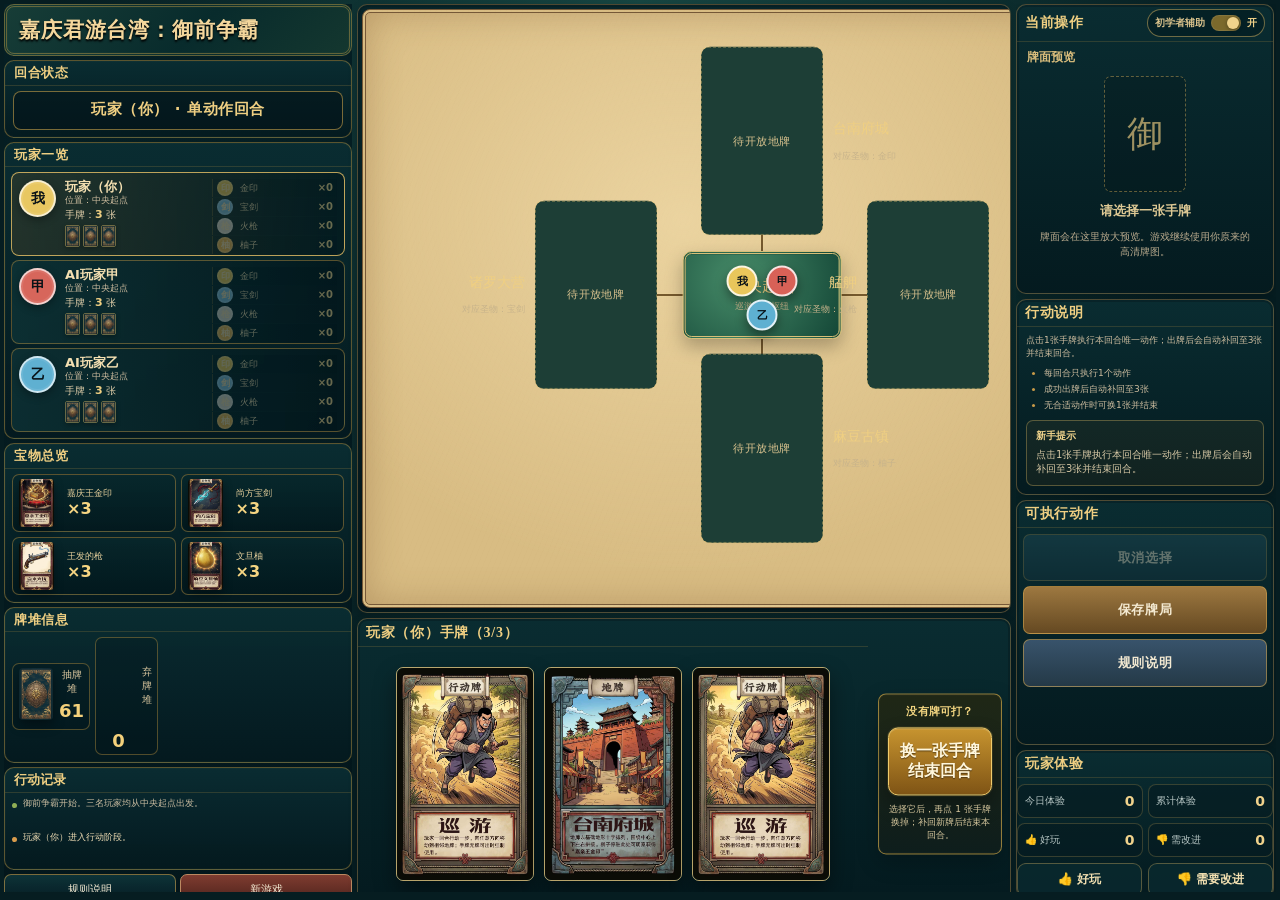
<file: index.html>
<!doctype html>
<html lang="zh-CN">
<head>
  <meta charset="utf-8">
  <meta name="viewport" content="width=device-width, initial-scale=1, viewport-fit=cover">
  <meta name="theme-color" content="#06171c">
  <title>嘉庆君游台湾：御前争霸</title>
  <link rel="stylesheet" href="styles.css?v=12">
  <link rel="stylesheet" href="v13-reset.css?v=13">
  <link rel="stylesheet" href="v13-layout.css?v=13">
  <link rel="stylesheet" href="v13-board.css?v=13">
  <link rel="stylesheet" href="v13-controls.css?v=13">
  <link rel="stylesheet" href="v13-responsive.css?v=13">
  <link rel="stylesheet" href="v13-treasure-status.css?v=14">
  <link rel="stylesheet" href="v15-board-compact.css?v=15">
  <link rel="stylesheet" href="v16-reference-layout.css?v=16">
  <link rel="stylesheet" href="v17-tight-layout.css?v=17">
  <link rel="stylesheet" href="v18-left-reference.css?v=18">
  <link rel="stylesheet" href="v19-left-fit.css?v=19">
  <link rel="stylesheet" href="v20-left-icons.css?v=21">
  <link rel="stylesheet" href="v22-draw-ritual.css?v=22">
  <link rel="stylesheet" href="v23-visual-effects.css?v=23">
  <link rel="stylesheet" href="v25-mobile-responsive.css?v=29">
  <link rel="stylesheet" href="v28-mobile-cross-board.css?v=29">
  <link rel="stylesheet" href="v30-beginner-assist.css?v=30">
  <link rel="stylesheet" href="v31-analytics-feedback.css?v=31">
  <link rel="stylesheet" href="v32-feedback-placement.css?v=32">
  <link rel="stylesheet" href="v33-hand-swap.css?v=33">
  <link rel="stylesheet" href="v34-skill-cinematic.css?v=20260917">
  <link rel="stylesheet" href="mobile-portrait.css?v=2">
  <link rel="stylesheet" href="mobile-prompts.css?v=20260917c">
</head>
<body>
  <div id="app" class="game-shell">
    <aside class="left-dashboard" aria-label="牌局信息">
      <div class="brand-block">
        <h1>嘉庆君游台湾：御前争霸</h1>
        <p>御前圣物争夺 · 单机三人局</p>
      </div>

      <section class="dashboard-panel round-panel">
        <div class="panel-heading">回合状态</div>
        <div id="turn-banner" class="turn-banner" aria-live="polite">准备开局</div>
      </section>

      <section class="dashboard-panel players-overview-panel">
        <div class="panel-heading">玩家一览</div>
        <div id="player-overview" class="player-overview"></div>
      </section>

      <section class="dashboard-panel treasure-overview-panel">
        <div class="panel-heading">宝物总览</div>
        <div id="treasure-overview" class="treasure-overview"></div>
      </section>

      <section class="dashboard-panel pile-info-panel">
        <div class="panel-heading">牌堆信息</div>
        <div class="pile-rail" aria-label="牌堆状态">
          <div id="draw-pile" class="pile-card"></div>
          <div id="discard-pile" class="pile-card"></div>
        </div>
      </section>

      <section id="game-log" class="game-log dashboard-panel" aria-label="行动记录"></section>

      <div class="left-actions">
        <button id="btn-rules" class="ghost-button" type="button">规则说明</button>
        <button id="btn-new-game" class="ghost-button" type="button">新游戏</button>
      </div>
    </aside>

    <main class="main-dashboard">
      <!-- Hidden interaction sources retained so target-selection logic stays intact. -->
      <section class="top-dashboard-row" aria-hidden="true">
        <section class="dashboard-panel inventory-panel">
          <div class="panel-heading">宝物库存</div>
          <div id="treasure-bar" class="treasure-bar" aria-label="中央圣物库"></div>
        </section>
        <section class="ai-status-strip" aria-label="AI玩家状态">
          <aside id="ai-left" class="player-panel player-panel--left" aria-label="AI玩家甲"></aside>
          <aside id="ai-right" class="player-panel player-panel--right" aria-label="AI玩家乙"></aside>
        </section>
      </section>

      <section class="board-stage dashboard-panel" aria-label="中央棋盘">
        <div id="board-wrap" class="board-wrap">
          <div id="board-overlay" class="board-overlay"></div>
        </div>
      </section>

      <section class="hand-dashboard dashboard-panel" aria-label="玩家手牌区">
        <div id="hand-title" class="panel-heading hand-heading">玩家（你）手牌</div>
        <section id="human-panel" class="human-panel" aria-label="玩家操作区"></section>
        <div class="hand-side-note" aria-label="换牌快捷操作">
          <span class="hand-side-note__mark">御</span>
          <p>手牌上限：3 张<br>出牌后自动补至 3 张</p>
        </div>
      </section>
    </main>

    <aside class="right-dashboard" aria-label="当前操作">
      <section class="dashboard-panel operation-panel">
        <div class="panel-heading">当前操作</div>
        <div class="panel-subheading">牌面预览</div>
        <div id="selected-card-preview" class="selected-card-preview"></div>
      </section>

      <section class="dashboard-panel guide-panel">
        <div class="panel-heading">行动说明</div>
        <div id="action-guide" class="action-guide"></div>
      </section>

      <section class="dashboard-panel controls-panel">
        <div class="panel-heading">可执行动作</div>
        <div id="action-controls" class="action-controls"></div>
      </section>
    </aside>
  </div>

  <div id="toast" class="toast" role="status" aria-live="polite"></div>
  <div id="modal-root" class="modal-root" aria-live="assertive"></div>

  <script src="src/namespace.js?v=13"></script>
  <script src="src/v30-beginner-assist-logic.js?v=30"></script>
  <script src="src/v31-analytics-logic.js?v=31"></script>
  <script src="src/v32-feedback-layout.js?v=32"></script>
  <script src="src/v33-hand-swap-layout.js?v=33"></script>
  <script src="src/v34-skill-cinematic-logic.js?v=34"></script>
  <script src="src/v25-mobile-layout.js?v=29"></script>
  <script src="src/catalog.js?v=13"></script>
  <script src="src/draw-ritual.js?v=22"></script>
  <script src="src/v23-visual-effects-logic.js?v=24"></script>
  <script src="src/state.js?v=20260917"></script>
  <script src="src/rules.js?v=20260917"></script>
  <script src="src/ai.js?v=13"></script>
  <script src="src/storage.js?v=20260917"></script>
  <script src="src/ui.js?v=20260917"></script>
  <script src="src/v13-ui.js?v=20260917"></script>
  <script src="src/v15-board-ui.js?v=17"></script>
  <script src="src/v18-left-ui.js?v=20260917"></script>
  <script src="src/v22-draw-ritual-ui.js?v=22"></script>
  <script src="src/v23-visual-effects.js?v=23"></script>
  <script src="src/v25-mobile-ui.js?v=29"></script>
  <script src="src/v30-beginner-assist-ui.js?v=30"></script>
  <script src="src/v31-analytics-client.js?v=31"></script>
  <script src="src/v31-analytics-ui.js?v=32"></script>
  <script src="src/v31-analytics-hooks.js?v=31"></script>
  <script src="src/v34-skill-cinematic-ui.js?v=20260917c"></script>
  <script src="src/mobile-prompts.js?v=20260917c"></script>
  <script src="src/main.js?v=20260917c"></script>
</body>
</html>
</file>
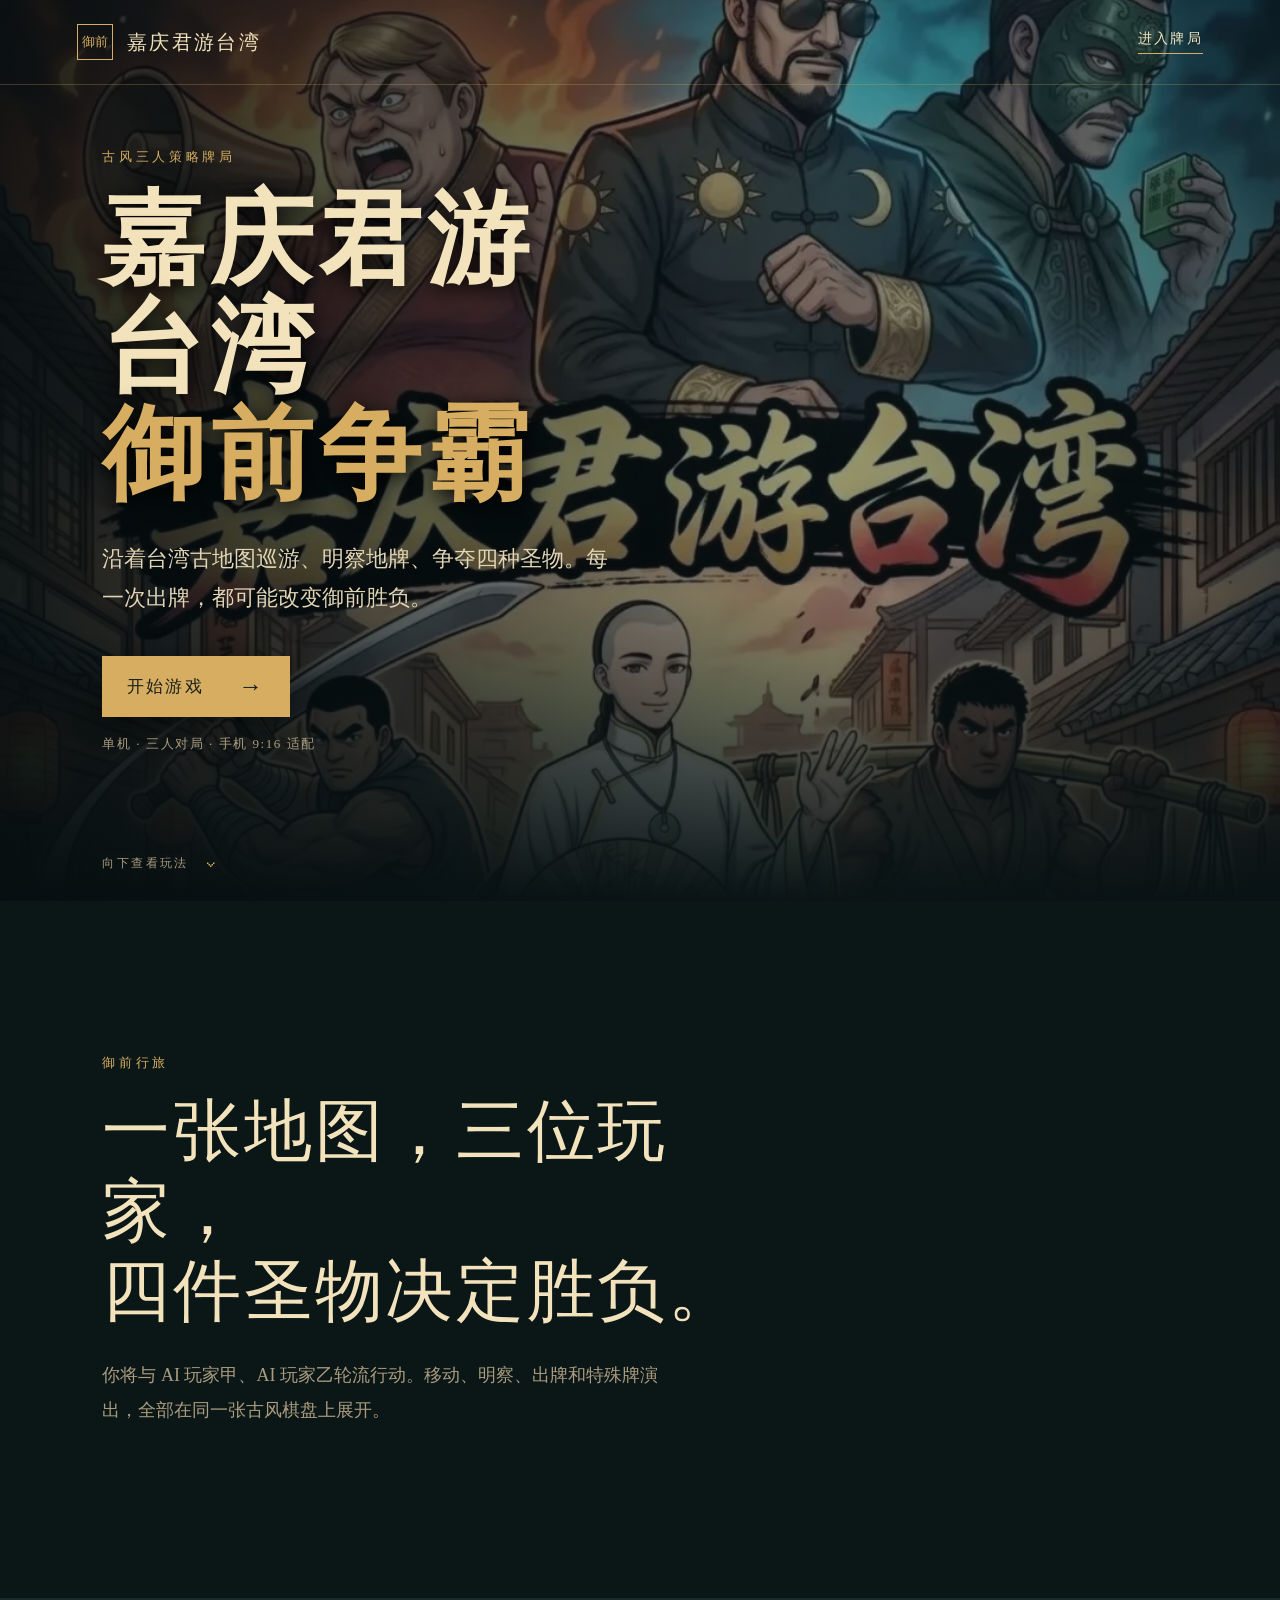
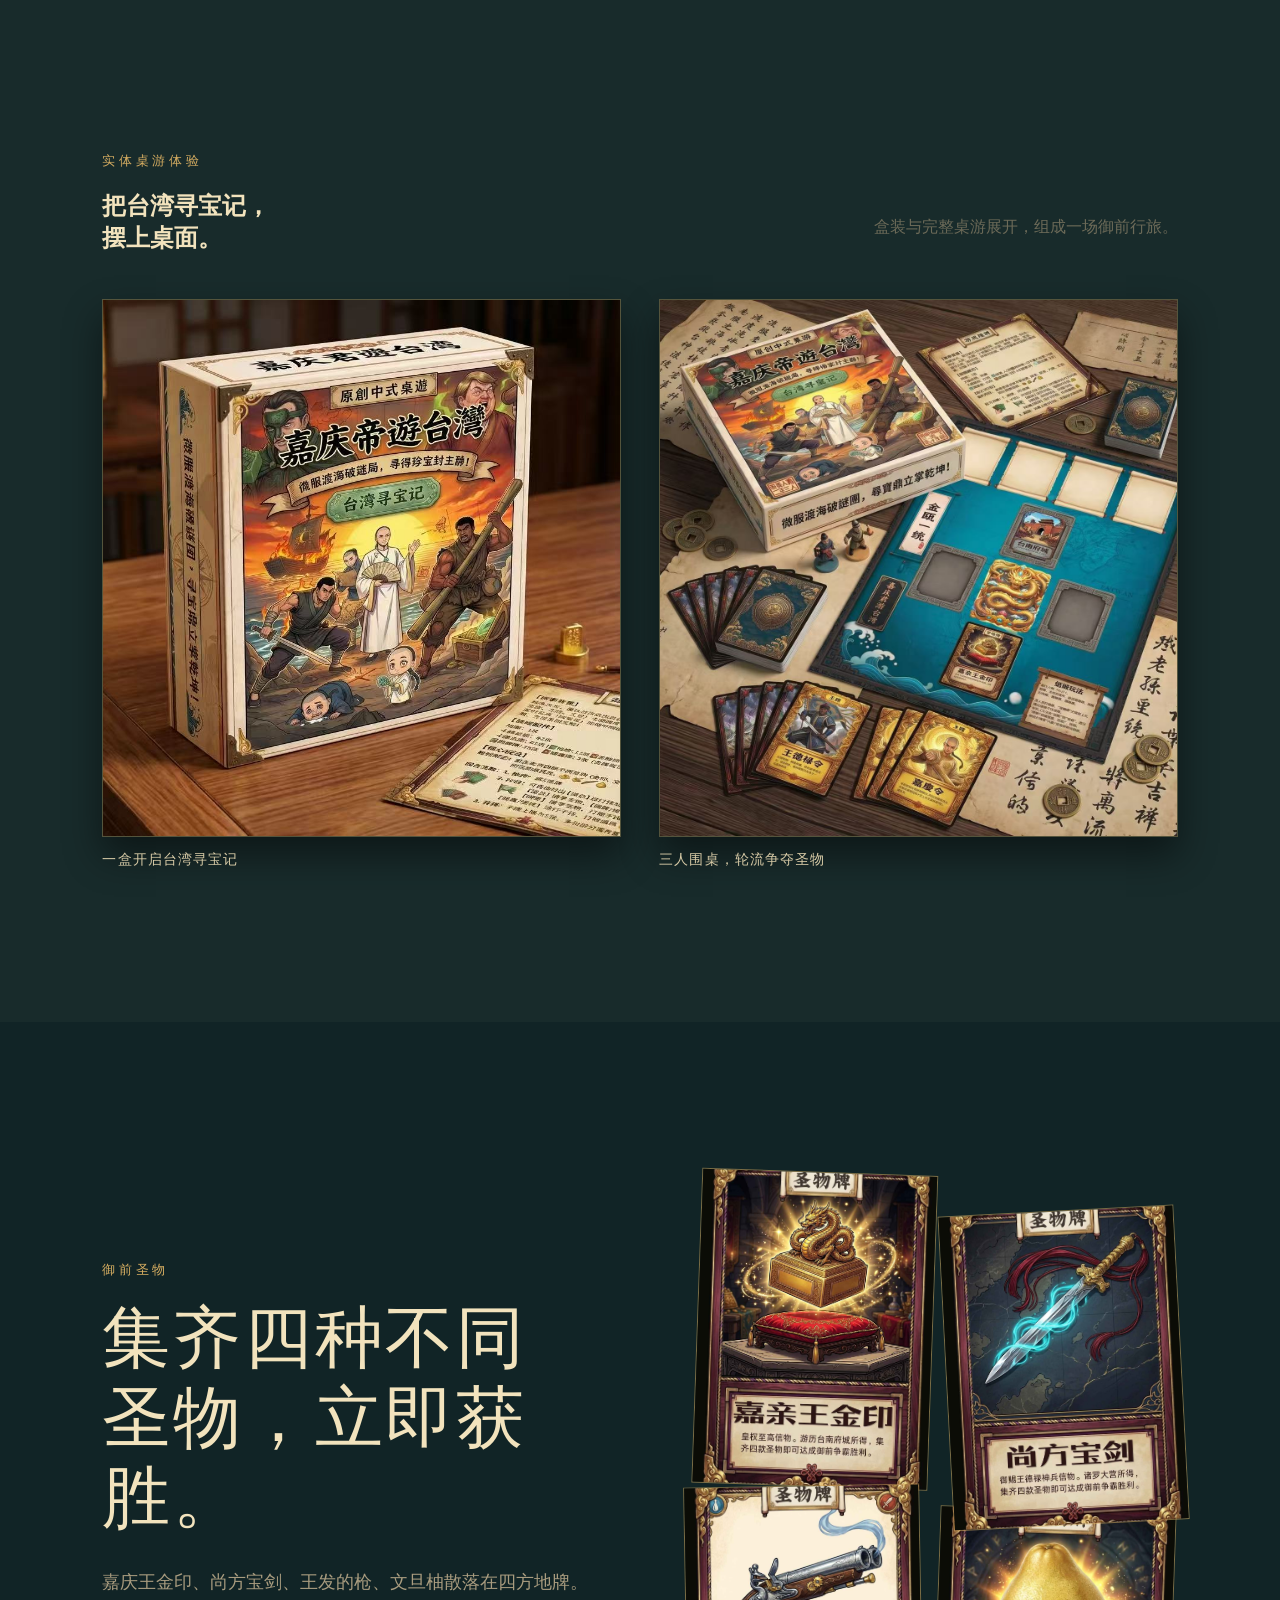
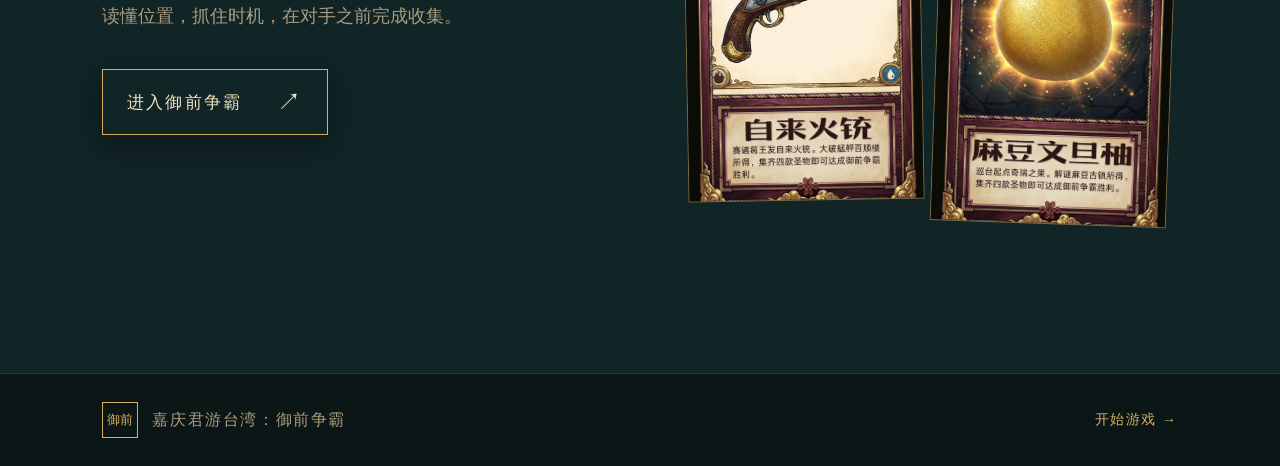
<file: 嘉庆君游台湾宣传页/index.html>
<!doctype html>
<html lang="zh-CN">
<head>
  <meta charset="utf-8">
  <meta name="viewport" content="width=device-width, initial-scale=1, viewport-fit=cover">
  <meta name="theme-color" content="#0b1617">
  <meta name="description" content="嘉庆君游台湾：御前争霸，古风三人策略牌局。">
  <title>嘉庆君游台湾：御前争霸</title>
  <link rel="stylesheet" href="promo.css?v=1">
</head>
<body>
  <main>
    <section class="hero">
      <div class="hero-art" aria-hidden="true"></div>
      <nav><span class="seal">御前</span><span>嘉庆君游台湾</span><a href="../index.html">进入牌局</a></nav>
      <div class="hero-copy">
        <p class="kicker">古风三人策略牌局</p>
        <h1>嘉庆君游台湾<br><em>御前争霸</em></h1>
        <p class="lead">沿着台湾古地图巡游、明察地牌、争夺四种圣物。每一次出牌，都可能改变御前胜负。</p>
        <a class="primary" href="../index.html">开始游戏 <span>→</span></a>
        <p class="micro">单机 · 三人对局 · 手机 9:16 适配</p>
      </div>
      <div class="scroll">向下查看玩法 <span>⌄</span></div>
    </section>

    <section class="manifesto"><p class="section-kicker">御前行旅</p><h2>一张地图，三位玩家，<br>四件圣物决定胜负。</h2><p>你将与 AI 玩家甲、AI 玩家乙轮流行动。移动、明察、出牌和特殊牌演出，全部在同一张古风棋盘上展开。</p></section>

    <section class="physical"><div class="section-head"><div><p class="section-kicker">实体桌游体验</p><h2>把台湾寻宝记，<br>摆上桌面。</h2></div><p>盒装与完整桌游展开，组成一场御前行旅。</p></div><div class="physical-gallery"><figure class="physical-main"><img src="assets/physical-box.jpg" alt="嘉庆君游台湾实体游戏盒"><figcaption>一盒开启台湾寻宝记</figcaption></figure><figure><img src="assets/physical-play.jpg" alt="嘉庆君游台湾实体桌游展开"><figcaption>三人围桌，轮流争夺圣物</figcaption></figure></div></section>

    <section class="feature"><div class="feature-copy"><p class="section-kicker">御前圣物</p><h2>集齐四种不同圣物，立即获胜。</h2><p>嘉庆王金印、尚方宝剑、王发的枪、文旦柚散落在四方地牌。读懂位置，抓住时机，在对手之前完成收集。</p><a class="secondary" href="../index.html">进入御前争霸 <span>↗</span></a></div><div class="treasures"><img src="assets/cards/07-gold-seal.jpg" alt="嘉庆王金印"><img src="assets/cards/08-sword.jpg" alt="尚方宝剑"><img src="assets/cards/09-gun.jpg" alt="王发的枪"><img src="assets/cards/10-pomelo.jpg" alt="文旦柚"></div></section>

    <footer><span class="seal">御前</span><span>嘉庆君游台湾：御前争霸</span><a href="../index.html">开始游戏 →</a></footer>
  </main>
</body>
</html>
</file>
<file: styles.css>
:root {
  color-scheme: dark;
  --bg: #06171f;
  --bg-deep: #031017;
  --surface: rgba(8, 31, 40, 0.94);
  --surface-2: rgba(11, 45, 56, 0.9);
  --ink: #f5ead0;
  --muted: #b9ab8a;
  --gold: #d6ae56;
  --gold-bright: #f1d187;
  --gold-dim: #84652c;
  --red: #9d3d34;
  --blue: #3489b1;
  --human: #e3bf57;
  --line: rgba(224, 190, 114, 0.3);
  --shadow: 0 18px 48px rgba(0, 0, 0, 0.42);
  --radius: 14px;
  font-family: "PingFang SC", "Microsoft YaHei", system-ui, sans-serif;
}

* { box-sizing: border-box; }
html, body { margin: 0; min-height: 100%; background: var(--bg-deep); color: var(--ink); }
body {
  min-height: 100vh;
  background:
    radial-gradient(circle at 50% 20%, rgba(30, 108, 118, 0.18), transparent 42%),
    linear-gradient(180deg, #071d27 0%, #031017 100%);
  overflow: auto;
}
button { font: inherit; }
button:focus-visible { outline: 2px solid var(--gold-bright); outline-offset: 3px; }

.game-shell {
  min-height: 980px;
  display: grid;
  grid-template-columns: 170px minmax(900px, 1fr) 170px;
  grid-template-rows: 72px 676px 190px;
  grid-template-areas:
    "header header header"
    "left table right"
    "human human human";
  gap: 10px;
  padding: 10px;
  max-width: 1560px;
  min-width: 1280px;
  margin: 0 auto;
}

.game-header {
  grid-area: header;
  display: grid;
  grid-template-columns: minmax(280px, 1fr) auto minmax(280px, 1fr);
  align-items: center;
  gap: 16px;
  padding: 0 18px;
  border: 1px solid var(--line);
  border-radius: var(--radius);
  background: linear-gradient(180deg, rgba(11, 45, 56, 0.95), rgba(6, 26, 35, 0.96));
  box-shadow: var(--shadow);
}
.brand-block h1 {
  margin: 0;
  color: var(--gold-bright);
  font-family: "STKaiti", "KaiTi", "Songti SC", serif;
  font-size: clamp(20px, 1.8vw, 30px);
  letter-spacing: 0.06em;
}
.brand-block p { margin: 2px 0 0; color: var(--muted); font-size: 12px; }
.turn-banner {
  min-width: 210px;
  padding: 10px 18px;
  text-align: center;
  border: 1px solid rgba(241, 209, 135, 0.45);
  background: rgba(8, 28, 34, 0.75);
  color: var(--gold-bright);
  border-radius: 999px;
  font-weight: 700;
  letter-spacing: 0.06em;
}
.turn-banner.turn-pulse { animation: turnPulse 0.7s ease; }
.header-actions { display: flex; justify-content: flex-end; gap: 8px; }
.ghost-button, .action-button {
  border: 1px solid rgba(214, 174, 86, 0.55);
  background: rgba(9, 32, 40, 0.9);
  color: var(--ink);
  border-radius: 10px;
  padding: 9px 14px;
  cursor: pointer;
  transition: transform 150ms ease, border-color 150ms ease, background 150ms ease;
}
.ghost-button:hover, .action-button:hover:not(:disabled) {
  transform: translateY(-1px);
  border-color: var(--gold-bright);
  background: rgba(24, 62, 67, 0.95);
}
.action-button--primary { background: linear-gradient(180deg, #8b6425, #5c3d14); color: #fff4ce; border-color: #e2bd69; font-weight: 700; }
.action-button:disabled { opacity: 0.42; cursor: not-allowed; }

.player-panel {
  min-height: 0;
  border: 1px solid var(--line);
  border-radius: var(--radius);
  background: linear-gradient(180deg, var(--surface-2), var(--surface));
  box-shadow: var(--shadow);
  overflow: hidden;
}
.player-panel--left { grid-area: left; }
.player-panel--right { grid-area: right; }
.player-card { height: 100%; display: flex; flex-direction: column; padding: 14px; gap: 12px; }
.player-card.is-current { box-shadow: inset 0 0 0 2px rgba(241, 209, 135, 0.5); }
.player-card.is-legal-target { cursor: pointer; animation: targetGlow 1s ease-in-out infinite alternate; }
.player-name-row { display: flex; align-items: center; justify-content: space-between; gap: 10px; }
.player-name { font-family: "STKaiti", "KaiTi", serif; font-size: 20px; color: var(--gold-bright); }
.player-status { color: var(--muted); font-size: 12px; }
.player-position { font-size: 13px; color: #d9c7a3; padding: 7px 9px; border-radius: 8px; background: rgba(0,0,0,.16); }
.ai-hand { display: flex; height: 92px; align-items: center; justify-content: center; padding-left: 28px; }
.ai-hand-card { width: 48px; aspect-ratio: 2154 / 3326; object-fit: cover; border-radius: 5px; border: 1px solid rgba(230, 200, 130, .45); box-shadow: 0 5px 12px rgba(0,0,0,.35); margin-left: -28px; }
.treasure-mini-list { display: grid; grid-template-columns: 1fr 1fr; gap: 7px; }
.treasure-mini { display: flex; align-items: center; gap: 7px; min-width: 0; padding: 5px 6px; border: 1px solid rgba(214,174,86,.2); border-radius: 8px; background: rgba(1,11,15,.2); }
.treasure-mini img { width: 28px; aspect-ratio: 2154 / 3326; object-fit: cover; border-radius: 3px; }
.treasure-mini span { font-size: 11px; white-space: nowrap; overflow: hidden; text-overflow: ellipsis; }
.treasure-mini strong { margin-left: auto; color: var(--gold-bright); }
.last-action { margin-top: auto; font-size: 12px; line-height: 1.55; color: #cbbd9c; border-top: 1px solid rgba(214,174,86,.18); padding-top: 10px; }
.skip-badge { color: #ffd3c8; background: rgba(124,44,36,.55); border: 1px solid rgba(218,104,88,.6); padding: 3px 7px; border-radius: 999px; font-size: 11px; }

.table-area {
  grid-area: table;
  min-height: 676px;
  display: grid;
  grid-template-rows: 72px 510px 78px;
  gap: 8px;
}
.treasure-bar {
  display: grid;
  grid-template-columns: repeat(4, minmax(0, 1fr));
  gap: 8px;
}
.treasure-stock {
  display: grid;
  grid-template-columns: 46px 1fr auto;
  align-items: center;
  gap: 8px;
  min-width: 0;
  padding: 7px 10px;
  border: 1px solid var(--line);
  background: linear-gradient(180deg, rgba(21, 52, 58, .95), rgba(7, 30, 39, .96));
  border-radius: 11px;
}
.treasure-stock img { width: 42px; height: 56px; object-fit: cover; border-radius: 4px; }
.treasure-stock__name { min-width: 0; font-family: "STKaiti", "KaiTi", serif; color: #f1d99a; font-size: 15px; overflow: hidden; text-overflow: ellipsis; white-space: nowrap; }
.treasure-stock__count { font-size: 22px; color: var(--gold-bright); font-weight: 800; }

.board-stage {
  min-height: 0;
  position: relative;
  display: flex;
  justify-content: center;
  align-items: center;
  gap: 14px;
  overflow: auto;
  padding: 6px 8px;
  border: 1px solid rgba(214,174,86,.2);
  border-radius: var(--radius);
  background: radial-gradient(circle at center, rgba(16,73,80,.3), rgba(0,0,0,.18));
}
.board-wrap {
  position: relative;
  width: 800px;
  height: 500px;
  min-width: 800px;
  min-height: 500px;
  max-width: 800px;
  max-height: 500px;
  flex: 0 0 800px;
  border-radius: 22px;
  overflow: hidden;
  border: 1px solid rgba(241,209,135,.14);
  background:
    radial-gradient(circle at 50% 50%, rgba(20, 80, 82, 0.34), transparent 25%),
    radial-gradient(circle at 50% 50%, rgba(244, 214, 138, 0.07), transparent 52%),
    linear-gradient(180deg, rgba(10, 36, 44, 0.92), rgba(4, 19, 25, 0.96));
  box-shadow: inset 0 0 0 1px rgba(255,255,255,.03), 0 14px 36px rgba(0,0,0,.32);
}
.board-overlay { position: absolute; inset: 0; pointer-events: none; }
.board-cross {
  position: absolute;
  border-radius: 999px;
  background: linear-gradient(180deg, rgba(241,209,135,.08), rgba(241,209,135,.24), rgba(241,209,135,.08));
  box-shadow: 0 0 18px rgba(241,209,135,.08);
}
.board-cross--vertical { left: calc(50% - 4px); top: 18%; width: 8px; height: 64%; }
.board-cross--horizontal { top: calc(50% - 4px); left: 20%; width: 60%; height: 8px; }
.board-node {
  position: absolute;
  transform: translate(-50%, -50%);
  width: 24%;
  min-height: 150px;
  padding: 12px 12px 10px;
  border-radius: 18px;
  border: 1px solid rgba(241,209,135,.2);
  background: linear-gradient(180deg, rgba(17, 48, 55, .96), rgba(7, 24, 30, .96));
  box-shadow: 0 12px 22px rgba(0,0,0,.22);
  display: flex;
  flex-direction: column;
  align-items: center;
  justify-content: center;
  gap: 8px;
  z-index: 2;
}
.board-node--center {
  width: 18%;
  min-height: 112px;
  border-radius: 26px;
  background: linear-gradient(180deg, rgba(42, 70, 55, .97), rgba(24, 44, 31, .96));
}
.board-node.is-opened { border-color: rgba(241,209,135,.34); }
.board-node__card-wrap {
  width: min(86%, 150px);
  aspect-ratio: 2154 / 3326;
  padding: 6px;
  border-radius: 12px;
  background: rgba(255,255,255,.03);
  box-shadow: inset 0 0 0 1px rgba(255,255,255,.04);
}
.location-card-on-board {
  width: 100%;
  height: 100%;
  display: block;
  object-fit: cover;
  border-radius: 8px;
  box-shadow: 0 10px 20px rgba(0,0,0,.34);
}
.board-slot-empty {
  width: 82%;
  min-height: 118px;
  display: grid;
  place-items: center;
  text-align: center;
  padding: 14px 10px;
  border-radius: 14px;
  border: 1px dashed rgba(241,209,135,.34);
  background: rgba(255,255,255,.03);
  color: #dfc693;
  font-size: 13px;
  letter-spacing: 0.04em;
}
.board-node__title {
  font-family: "STKaiti", "KaiTi", serif;
  color: var(--gold-bright);
  font-size: 18px;
  line-height: 1.1;
  text-align: center;
}
.board-node__subtitle {
  color: #c9b78e;
  font-size: 11px;
  line-height: 1.4;
  text-align: center;
}
.board-target {
  position: absolute;
  width: 27%;
  height: 50%;
  max-height: 244px;
  transform: translate(-50%, -50%);
  border: 2px dashed rgba(246, 214, 129, .92);
  border-radius: 20px;
  background: rgba(255, 223, 132, .08);
  cursor: pointer;
  pointer-events: auto;
  animation: targetGlow 1s ease-in-out infinite alternate;
  z-index: 4;
}
.board-target:hover { background: rgba(255,223,132,.15); }
.board-target--center {
  width: 20%;
  height: 28%;
  border-radius: 28px;
}
.player-token {
  position: absolute;
  width: 34px;
  height: 34px;
  transform: translate(-50%, -50%);
  border-radius: 50%;
  display: grid;
  place-items: center;
  color: #091218;
  font-weight: 900;
  font-size: 12px;
  border: 3px solid rgba(255,255,255,.78);
  box-shadow: 0 5px 12px rgba(0,0,0,.5), inset 0 0 0 1px rgba(0,0,0,.22);
  z-index: 8;
  pointer-events: none;
}
.player-token--human { background: var(--human); }
.player-token--ai1 { background: #d65d51; }
.player-token--ai2 { background: #54a6ca; }
.pile-rail { width: 82px; display: flex; flex-direction: column; gap: 12px; align-items: center; }
.pile-card { width: 68px; text-align: center; font-size: 11px; color: var(--muted); }
.pile-card img { width: 58px; aspect-ratio: 2154 / 3326; object-fit: cover; border-radius: 5px; box-shadow: 0 5px 13px rgba(0,0,0,.45); display: block; margin: 0 auto 5px; }
.pile-card strong { color: var(--gold-bright); font-size: 16px; }

.game-log {
  overflow: hidden;
  border: 1px solid rgba(214,174,86,.2);
  border-radius: 10px;
  padding: 8px 12px;
  background: rgba(2, 15, 20, .58);
}
.game-log h3 { margin: 0 0 4px; color: var(--gold); font-size: 12px; }
.log-lines { display: grid; gap: 2px; font-size: 11px; color: #c8baa0; line-height: 1.45; }
.log-line:last-child { color: #f2dfb3; }

.human-panel {
  grid-area: human;
  min-height: 0;
  display: grid;
  grid-template-columns: 240px minmax(0, 1fr) 310px;
  gap: 12px;
  padding: 12px 14px;
  border: 1px solid var(--line);
  border-radius: var(--radius);
  background: linear-gradient(180deg, rgba(9,38,47,.98), rgba(4,22,30,.98));
  box-shadow: var(--shadow);
}
.human-summary { min-width: 0; }
.human-summary h2 { margin: 0 0 4px; font-family: "STKaiti", "KaiTi", serif; color: var(--gold-bright); font-size: 21px; }
.human-summary p { margin: 2px 0 8px; color: var(--muted); font-size: 12px; }
.human-treasures { display: grid; grid-template-columns: 1fr 1fr; gap: 6px; }
.human-treasure { font-size: 11px; padding: 6px 7px; border: 1px solid rgba(214,174,86,.18); border-radius: 7px; display: flex; justify-content: space-between; }
.human-treasure strong { color: var(--gold-bright); }
.hand-zone { display: flex; justify-content: center; align-items: flex-end; min-width: 0; padding: 0 20px; overflow: visible; }
.hand-card-button {
  width: clamp(84px, 8vw, 116px);
  aspect-ratio: 2154 / 3326;
  padding: 0;
  border: 1px solid rgba(235,204,132,.65);
  border-radius: 7px;
  background: transparent;
  box-shadow: 0 8px 18px rgba(0,0,0,.38);
  cursor: pointer;
  margin-left: -20px;
  transform-origin: center bottom;
  transition: transform 150ms ease, filter 150ms ease, box-shadow 150ms ease;
  position: relative;
}
.hand-card-button:first-child { margin-left: 0; }
.hand-card-button:hover, .hand-card-button.is-selected {
  transform: translateY(-14px) scale(1.035);
  z-index: 6;
  box-shadow: 0 14px 30px rgba(0,0,0,.55), 0 0 0 2px var(--gold-bright);
}
.hand-card-button img { width: 100%; height: 100%; object-fit: cover; border-radius: inherit; display: block; }
.hand-card-button:disabled { cursor: default; filter: saturate(.7) brightness(.75); }
.hand-card-button.card-enter-hand { animation: cardEnter 380ms ease both; }
.card-tooltip {
  display: none;
  position: absolute;
  left: 50%;
  bottom: calc(100% + 8px);
  transform: translateX(-50%);
  width: 210px;
  padding: 7px 8px;
  border-radius: 7px;
  background: rgba(1,12,17,.96);
  border: 1px solid rgba(214,174,86,.5);
  color: #f0e3c7;
  font-size: 11px;
  line-height: 1.45;
  z-index: 12;
  pointer-events: none;
}
.hand-card-button:hover .card-tooltip, .hand-card-button:focus-visible .card-tooltip { display: block; }
.human-actions { display: flex; flex-direction: column; justify-content: space-between; gap: 8px; }
.action-hint {
  min-height: 82px;
  padding: 9px 10px;
  border-radius: 9px;
  background: rgba(0,0,0,.18);
  border: 1px solid rgba(214,174,86,.18);
  color: #dac9a5;
  font-size: 12px;
  line-height: 1.55;
}
.action-buttons { display: grid; grid-template-columns: 1fr 1fr; gap: 8px; }
.action-buttons .action-button--primary { grid-column: 1 / -1; }

.toast {
  position: fixed;
  left: 50%;
  bottom: 224px;
  transform: translate(-50%, 12px);
  min-width: 220px;
  max-width: min(640px, 86vw);
  padding: 10px 16px;
  border-radius: 10px;
  border: 1px solid rgba(241,209,135,.48);
  background: rgba(2,15,20,.96);
  color: #f6e8c5;
  box-shadow: 0 14px 36px rgba(0,0,0,.45);
  opacity: 0;
  pointer-events: none;
  transition: opacity 180ms ease, transform 180ms ease;
  z-index: 100;
}
.toast.is-visible { opacity: 1; transform: translate(-50%, 0); }
.modal-root { position: fixed; inset: 0; pointer-events: none; z-index: 120; }
.modal-root.is-open { pointer-events: auto; background: rgba(0,7,10,.72); display: grid; place-items: center; padding: 24px; }
.modal {
  width: min(620px, 94vw);
  max-height: 84vh;
  overflow: auto;
  padding: 22px;
  border-radius: 16px;
  border: 1px solid rgba(241,209,135,.55);
  background: linear-gradient(180deg, #12313a, #071c25);
  box-shadow: 0 25px 70px rgba(0,0,0,.65);
}
.modal h2 { margin: 0 0 8px; font-family: "STKaiti", "KaiTi", serif; color: var(--gold-bright); }
.modal p { color: #cdbf9f; line-height: 1.65; }
.modal-actions { display: flex; flex-wrap: wrap; gap: 8px; margin-top: 16px; }
.choice-grid { display: grid; grid-template-columns: repeat(auto-fit, minmax(130px, 1fr)); gap: 10px; margin-top: 14px; }
.choice-button { border: 1px solid rgba(214,174,86,.36); border-radius: 10px; background: rgba(0,0,0,.18); color: var(--ink); padding: 10px; cursor: pointer; text-align: left; }
.choice-button:hover { border-color: var(--gold-bright); }
.choice-button img { width: 56px; aspect-ratio: 2154 / 3326; object-fit: cover; float: left; margin-right: 9px; border-radius: 4px; }
.winner-overlay { text-align: center; }
.winner-overlay .winner-four { display: grid; grid-template-columns: repeat(4, 1fr); gap: 8px; margin-top: 16px; }
.winner-overlay .winner-four img { width: 100%; border-radius: 6px; }

@keyframes cardEnter { from { opacity: 0; transform: translateY(26px) scale(.92); } to { opacity: 1; transform: translateY(0) scale(1); } }
@keyframes targetGlow { from { box-shadow: 0 0 0 1px rgba(241,209,135,.25), 0 0 8px rgba(241,209,135,.15); } to { box-shadow: 0 0 0 3px rgba(241,209,135,.62), 0 0 26px rgba(241,209,135,.38); } }
@keyframes turnPulse { 50% { box-shadow: 0 0 22px rgba(241,209,135,.45); } }

@media (max-width: 1279px) {
  .game-shell {
    min-width: 0;
    max-width: 1040px;
    grid-template-columns: 1fr 1fr;
    grid-template-rows: auto 250px 676px 190px;
    grid-template-areas:
      "header header"
      "left right"
      "table table"
      "human human";
  }
  .player-panel { min-height: 240px; }
  .player-card { padding: 12px; }
  .last-action { max-height: 50px; overflow: hidden; }
}

@media (max-width: 900px) {
  body { overflow: auto; }
  .game-shell {
    height: auto;
    min-height: 100vh;
    grid-template-columns: 1fr 1fr;
    grid-template-rows: auto auto 676px auto;
    grid-template-areas:
      "header header"
      "left right"
      "table table"
      "human human";
  }
  .game-header { grid-template-columns: 1fr; gap: 6px; padding: 12px; }
  .header-actions { justify-content: center; }
  .brand-block { text-align: center; }
  .player-panel { min-height: 260px; }
  .human-panel { grid-template-columns: 1fr; min-height: 350px; }
  .human-summary { display: grid; grid-template-columns: 1fr 1fr; gap: 8px; }
  .hand-zone { min-height: 190px; }
  .board-stage { justify-content: flex-start; }
  .board-wrap { width: 800px; height: 500px; min-width: 800px; min-height: 500px; flex-basis: 800px; }
  .board-node { width: 24%; min-height: 150px; }
  .board-node--center { width: 18%; min-height: 112px; }
}

@media (prefers-reduced-motion: reduce) {
  *, *::before, *::after {
    animation-duration: 0.001ms !important;
    animation-iteration-count: 1 !important;
    transition-duration: 0.001ms !important;
    scroll-behavior: auto !important;
  }
}
</file>
<file: v13-layout.css>
:root {
  color-scheme: dark;
  --v13-bg: #041317;
  --v13-bg-2: #071c21;
  --v13-panel: #08252a;
  --v13-panel-2: #0b3035;
  --v13-panel-soft: rgba(7, 35, 40, 0.86);
  --v13-gold: #c89a48;
  --v13-gold-bright: #efcf82;
  --v13-gold-soft: rgba(211, 167, 85, 0.34);
  --v13-ink: #f4ead2;
  --v13-muted: #b9aa8d;
  --v13-line: rgba(204, 158, 70, 0.43);
  --v13-line-soft: rgba(204, 158, 70, 0.19);
  --v13-green: #5f7440;
  --v13-blue: #23627c;
  --v13-red: #7f342b;
  --v13-shadow: 0 12px 28px rgba(0, 0, 0, 0.34);
  --v13-radius: 10px;
  font-family: "PingFang SC", "Microsoft YaHei", system-ui, sans-serif;
}

* { box-sizing: border-box; }
html, body { margin: 0; min-height: 100%; background: var(--v13-bg); color: var(--v13-ink); }
body {
  min-height: 100vh;
  overflow-x: hidden;
  overflow-y: auto;
  background:
    linear-gradient(rgba(255,255,255,.012) 1px, transparent 1px),
    linear-gradient(90deg, rgba(255,255,255,.012) 1px, transparent 1px),
    linear-gradient(180deg, #08232a 0%, #041317 34%, #031015 100%);
  background-size: 36px 36px, 36px 36px, auto;
}
button { font: inherit; }
button:focus-visible { outline: 2px solid var(--v13-gold-bright); outline-offset: 2px; }
img { -webkit-user-drag: none; user-select: none; }

.game-shell {
  width: min(1920px, 100%);
  min-height: 100vh;
  margin: 0 auto;
  padding: 8px;
  display: grid;
  grid-template-columns: 300px minmax(0, 1fr) 286px;
  gap: 8px;
  align-items: stretch;
}

.left-dashboard,
.main-dashboard,
.right-dashboard {
  min-width: 0;
}

.left-dashboard,
.right-dashboard {
  display: flex;
  flex-direction: column;
  gap: 8px;
}

.main-dashboard {
  display: grid;
  grid-template-rows: auto minmax(500px, 1fr) 252px;
  gap: 8px;
}

.dashboard-panel,
.player-panel {
  border: 1px solid var(--v13-line);
  border-radius: var(--v13-radius);
  background: linear-gradient(180deg, rgba(10, 45, 50, .96), rgba(4, 26, 31, .97));
  box-shadow: inset 0 0 0 1px rgba(255,255,255,.018), var(--v13-shadow);
}

.panel-heading {
  min-height: 30px;
  display: flex;
  align-items: center;
  padding: 6px 10px;
  color: var(--v13-gold-bright);
  font-family: "STKaiti", "KaiTi", "Songti SC", serif;
  font-weight: 700;
  font-size: 16px;
  letter-spacing: .05em;
  border-bottom: 1px solid var(--v13-line-soft);
}

.panel-subheading {
  padding: 7px 10px 3px;
  color: #d9bd7c;
  font-size: 12px;
  font-weight: 700;
}

.brand-block {
  padding: 14px 14px 12px;
  min-height: 82px;
  border: 1px solid var(--v13-line);
  border-radius: var(--v13-radius);
  background: linear-gradient(180deg, #0a2b31, #061b20);
  box-shadow: var(--v13-shadow);
}
.brand-block h1 {
  margin: 0;
  color: var(--v13-gold-bright);
  font-family: "STKaiti", "KaiTi", "Songti SC", serif;
  font-size: clamp(21px, 1.7vw, 30px);
  line-height: 1.15;
  letter-spacing: .08em;
  text-shadow: 0 1px 0 #000;
}
.brand-block p { margin: 5px 0 0; color: var(--v13-muted); font-size: 11px; }

.round-panel { overflow: hidden; }
.turn-banner {
  margin: 10px;
  min-height: 54px;
  display: grid;
  place-items: center;
  text-align: center;
  padding: 8px 12px;
  color: var(--v13-gold-bright);
  border: 1px solid rgba(226, 183, 93, .55);
  border-radius: 8px;
  background: rgba(4, 20, 24, .54);
  font-size: 16px;
  font-weight: 800;
  letter-spacing: .04em;
}

.players-overview-panel { overflow: hidden; }
.player-overview { display: grid; gap: 5px; padding: 7px; }
.overview-player {
  min-height: 54px;
  display: grid;
  grid-template-columns: 34px minmax(0, 1fr) 38px;
  align-items: center;
  gap: 8px;
  padding: 7px 8px;
  border: 1px solid var(--v13-line-soft);
  border-radius: 7px;
  background: rgba(1, 14, 18, .28);
}
.overview-player.is-current {
  border-color: rgba(239, 207, 130, .72);
  background: linear-gradient(90deg, rgba(123, 91, 35, .26), rgba(1,14,18,.25));
}
.overview-token {
  width: 30px;
  height: 30px;
  display: grid;
  place-items: center;
  border-radius: 50%;
  border: 2px solid rgba(255,255,255,.7);
  color: #081217;
  font-weight: 900;
  box-shadow: 0 4px 10px rgba(0,0,0,.3);
}
.overview-token--human { background: #e8c761; }
.overview-token--ai1 { background: #d7665b; }
.overview-token--ai2 { background: #5fb0d1; }
.overview-player__body { min-width: 0; display: grid; gap: 2px; }
.overview-player__body strong { color: #f1dfb7; font-size: 13px; }
.overview-player__body small { color: var(--v13-muted); font-size: 10px; white-space: nowrap; overflow: hidden; text-overflow: ellipsis; }
.overview-hand { text-align: center; color: var(--v13-gold-bright); font-size: 18px; font-weight: 800; }
.overview-hand small { display: block; font-size: 9px; color: var(--v13-muted); font-weight: 500; }

.treasure-overview { display: grid; grid-template-columns: 1fr 1fr; gap: 6px; padding: 7px; }
.overview-treasure {
  min-width: 0;
  display: grid;
  grid-template-columns: 34px minmax(0, 1fr) auto;
  align-items: center;
  gap: 6px;
  padding: 5px 6px;
  border: 1px solid var(--v13-line-soft);
  border-radius: 7px;
  background: rgba(1, 14, 18, .23);
}
.overview-treasure__art { width: 32px; aspect-ratio: 2154 / 3326; object-fit: cover; border-radius: 3px; }
.overview-treasure span { overflow: hidden; text-overflow: ellipsis; white-space: nowrap; font-size: 11px; }
.overview-treasure strong { color: var(--v13-gold-bright); font-size: 12px; }
.overview-treasure.is-empty { opacity: .46; }

.pile-rail { display: grid; grid-template-columns: 1fr 1fr; gap: 8px; padding: 8px; }
.pile-card {
  min-height: 104px;
  display: grid;
  grid-template-columns: 50px 1fr;
  grid-template-rows: auto 1fr;
  align-items: center;
  gap: 2px 8px;
  padding: 7px;
  border: 1px solid var(--v13-line-soft);
  border-radius: 7px;
  background: rgba(1, 14, 18, .22);
  color: var(--v13-muted);
  font-size: 11px;
}
.pile-card img, .pile-card__art { grid-row: 1 / 3; width: 48px; aspect-ratio: 2154 / 3326; object-fit: cover; border-radius: 4px; box-shadow: 0 5px 12px rgba(0,0,0,.38); }
.pile-card strong { color: var(--v13-gold-bright); font-size: 23px; line-height: 1; }

.game-log { min-height: 156px; overflow: hidden; }
.game-log h3 {
  margin: 0;
  min-height: 30px;
  display: flex;
  align-items: center;
  padding: 6px 10px;
  border-bottom: 1px solid var(--v13-line-soft);
  color: var(--v13-gold-bright);
  font-family: "STKaiti", "KaiTi", serif;
  font-size: 16px;
}
.log-lines { display: grid; gap: 4px; max-height: 126px; overflow: auto; padding: 8px 10px 10px 20px; font-size: 10px; line-height: 1.45; color: #cbbda1; }
.log-line { position: relative; }
.log-line::before { content: ""; position: absolute; left: -11px; top: .55em; width: 5px; height: 5px; border-radius: 50%; background: #8fae55; }
.log-line:last-child { color: #f0ddb4; }
.log-line:last-child::before { background: #d89b4c; }

.left-actions { display: grid; grid-template-columns: 1fr 1fr; gap: 8px; margin-top: auto; }
.ghost-button,
.action-button {
  min-height: 42px;
  border: 1px solid rgba(208, 164, 78, .58);
  border-radius: 7px;
  background: linear-gradient(180deg, rgba(14, 52, 57, .95), rgba(5, 28, 34, .98));
  color: var(--v13-ink);
  padding: 8px 12px;
  cursor: pointer;
  transition: border-color 150ms ease, transform 150ms ease, filter 150ms ease;
}
.ghost-button:hover, .action-button:hover:not(:disabled) { transform: translateY(-1px); border-color: var(--v13-gold-bright); filter: brightness(1.08); }
.action-button:disabled { opacity: .38; cursor: not-allowed; }

.top-dashboard-row {
  display: grid;
  grid-template-columns: minmax(0, 1.7fr) minmax(320px, .9fr);
  gap: 8px;
}
.inventory-panel { min-width: 0; overflow: hidden; }
.treasure-bar { display: grid; grid-template-columns: repeat(4, minmax(0, 1fr)); gap: 6px; padding: 7px; }
.treasure-stock {
  min-width: 0;
  min-height: 70px;
  display: grid;
  grid-template-columns: 42px minmax(0, 1fr) auto;
  align-items: center;
  gap: 7px;
  padding: 6px 8px;
  border: 1px solid var(--v13-line-soft);
  border-radius: 7px;
  background: rgba(3, 20, 24, .46);
}
.treasure-stock__art, .treasure-stock img { width: 40px; aspect-ratio: 2154 / 3326; object-fit: cover; border-radius: 4px; }
.treasure-stock__name { min-width: 0; color: #edd59e; font-family: "STKaiti", "KaiTi", serif; font-size: 13px; white-space: nowrap; overflow: hidden; text-overflow: ellipsis; }
.treasure-stock__count { color: var(--v13-gold-bright); font-size: 19px; font-weight: 900; }
.treasure-stock.is-empty { opacity: .5; }

.ai-status-strip { display: grid; grid-template-columns: 1fr 1fr; gap: 8px; }
.player-panel { min-width: 0; overflow: hidden; }
.player-card {
  height: 100%;
  min-height: 108px;
  position: relative;
  display: grid;
  align-content: center;
  gap: 5px;
  padding: 10px 88px 10px 12px;
}
.player-card.is-current { box-shadow: inset 0 0 0 2px rgba(239, 207, 130, .52); }
.player-card.is-legal-target { cursor: pointer; animation: targetGlow 1s ease-in-out infinite alternate; }
.player-name-row { display: flex; align-items: center; justify-content: space-between; gap: 5px; }
.player-name { color: var(--v13-gold-bright); font-family: "STKaiti", "KaiTi", serif; font-size: 16px; white-space: nowrap; }
.player-status { color: var(--v13-muted); font-size: 10px; }
.player-position { color: #d6c19a; font-size: 10px; white-space: nowrap; overflow: hidden; text-overflow: ellipsis; }
.ai-hand { position: absolute; right: 10px; top: 50%; transform: translateY(-50%); display: flex; align-items: center; height: 70px; padding-left: 10px; }
.ai-hand-card { width: 31px; aspect-ratio: 2154 / 3326; object-fit: cover; border-radius: 3px; border: 1px solid rgba(230,200,130,.42); margin-left: -14px; box-shadow: 0 4px 9px rgba(0,0,0,.36); }
.ai-hand-card:first-child { margin-left: 0; }
.treasure-mini-list, .last-action { display: none; }
.skip-badge { color: #ffcdc4; background: rgba(121,45,37,.6); border: 1px solid rgba(218,104,88,.62); border-radius: 999px; padding: 2px 5px; font-size: 8px; }
</file>
<file: v13-board.css>
.board-stage {
  min-height: 0;
  padding: 8px;
  overflow: hidden;
  background: linear-gradient(180deg, rgba(7, 35, 40, .97), rgba(3, 20, 25, .98));
}
.board-wrap {
  position: relative;
  width: 100%;
  height: 100%;
  min-height: 500px;
  border-radius: 8px;
  overflow: hidden;
  border: 1px solid rgba(216, 171, 84, .24);
  background:
    linear-gradient(rgba(215, 170, 83, .022) 1px, transparent 1px),
    linear-gradient(90deg, rgba(215, 170, 83, .022) 1px, transparent 1px),
    radial-gradient(circle at center, rgba(39, 87, 75, .23), transparent 36%),
    linear-gradient(180deg, #0a3036 0%, #08282e 55%, #062229 100%);
  background-size: 34px 34px, 34px 34px, auto, auto;
  box-shadow: inset 0 0 40px rgba(0,0,0,.2);
}
.board-overlay { position: absolute; inset: 0; pointer-events: none; }
.board-cross { position: absolute; z-index: 1; background: rgba(205, 160, 75, .42); box-shadow: 0 0 8px rgba(205,160,75,.12); }
.board-cross--vertical { left: calc(50% - 1px); top: 20%; width: 2px; height: 60%; }
.board-cross--horizontal { top: calc(50% - 1px); left: 22%; width: 56%; height: 2px; }
.board-node {
  position: absolute;
  z-index: 2;
  transform: translate(-50%, -50%);
  width: 21%;
  min-width: 150px;
  max-width: 210px;
  min-height: 142px;
  display: flex;
  flex-direction: column;
  align-items: center;
  justify-content: center;
  gap: 5px;
  padding: 8px;
  border: 1px solid rgba(216,171,84,.46);
  border-radius: 9px;
  background: linear-gradient(180deg, rgba(12,51,55,.98), rgba(5,28,33,.98));
  box-shadow: 0 8px 18px rgba(0,0,0,.26);
}
.board-node--center {
  width: 19%;
  min-width: 140px;
  max-width: 190px;
  min-height: 104px;
  border-color: rgba(232, 194, 102, .7);
  background: linear-gradient(180deg, rgba(59, 79, 49, .98), rgba(31, 52, 34, .98));
}
.board-node__card-wrap {
  width: min(74%, 106px);
  aspect-ratio: 2154 / 3326;
  padding: 3px;
  border-radius: 6px;
  border: 1px solid rgba(239,207,130,.34);
  background: rgba(0,0,0,.18);
}
.location-card-on-board { width: 100%; height: 100%; display: block; object-fit: cover; border-radius: 4px; box-shadow: 0 6px 14px rgba(0,0,0,.4); }
.board-slot-empty {
  width: 82%;
  min-height: 72px;
  display: grid;
  place-items: center;
  padding: 8px;
  border: 1px dashed rgba(231,193,105,.43);
  border-radius: 7px;
  background: rgba(255,255,255,.018);
  color: #d9c28e;
  font-size: 11px;
}
.board-node__title { color: var(--v13-gold-bright); font-family: "STKaiti", "KaiTi", serif; font-size: 17px; line-height: 1.1; text-align: center; }
.board-node__subtitle { color: #c7b38b; font-size: 10px; text-align: center; }
.board-target {
  position: absolute;
  z-index: 5;
  width: 23%;
  height: 42%;
  transform: translate(-50%, -50%);
  border: 2px dashed rgba(245,210,121,.92);
  border-radius: 10px;
  background: rgba(245,210,121,.07);
  cursor: pointer;
  pointer-events: auto;
  animation: targetGlow 1s ease-in-out infinite alternate;
}
.board-target--center { width: 20%; height: 28%; }
.player-token {
  position: absolute;
  z-index: 8;
  width: 32px;
  height: 32px;
  transform: translate(-50%, -50%);
  display: grid;
  place-items: center;
  border-radius: 50%;
  border: 2px solid rgba(255,255,255,.82);
  color: #081217;
  font-size: 12px;
  font-weight: 900;
  box-shadow: 0 5px 12px rgba(0,0,0,.45);
  pointer-events: none;
}
.player-token--human { background: #e9c65b; }
.player-token--ai1 { background: #d86157; }
.player-token--ai2 { background: #5eb0d1; }

.hand-dashboard { min-height: 0; overflow: visible; }
.hand-heading { min-height: 34px; }
.human-panel { min-height: 0; height: calc(100% - 34px); }
.human-summary, .human-actions { display: none !important; }
.hand-zone {
  height: 100%;
  min-height: 208px;
  display: flex;
  justify-content: center;
  align-items: flex-end;
  gap: 12px;
  padding: 8px 20px 10px;
  overflow: visible;
}
.hand-card-button {
  width: clamp(132px, 11vw, 176px);
  aspect-ratio: 2154 / 3326;
  padding: 0;
  border: 1px solid rgba(235, 203, 128, .78);
  border-radius: 7px;
  background: transparent;
  box-shadow: 0 10px 22px rgba(0,0,0,.42);
  cursor: pointer;
  position: relative;
  transform-origin: center bottom;
  transition: transform 150ms ease, box-shadow 150ms ease, filter 150ms ease;
}
.hand-card-button:hover,
.hand-card-button.is-selected { transform: translateY(-11px) scale(1.035); z-index: 7; box-shadow: 0 16px 32px rgba(0,0,0,.58), 0 0 0 2px var(--v13-gold-bright); }
.hand-card-button:disabled { cursor: default; filter: saturate(.8) brightness(.84); }
.hand-card-art { width: 100%; height: 100%; display: block; object-fit: cover; border-radius: inherit; }
.card-tooltip {
  display: none;
  position: absolute;
  z-index: 15;
  left: 50%;
  bottom: calc(100% + 8px);
  transform: translateX(-50%);
  width: 250px;
  padding: 8px 10px;
  border: 1px solid rgba(214,174,86,.55);
  border-radius: 7px;
  background: rgba(1, 13, 17, .97);
  color: #f2e4c5;
  font-size: 11px;
  line-height: 1.5;
  pointer-events: none;
}
.hand-card-button:hover .card-tooltip,
.hand-card-button:focus-visible .card-tooltip,
.hand-card-button.is-selected .card-tooltip { display: block; }
</file>
<file: v13-controls.css>
.right-dashboard { min-height: 0; }
.operation-panel { overflow: hidden; }
.selected-card-preview { min-height: 310px; padding: 10px; display: grid; justify-items: center; align-content: start; gap: 7px; }
.preview-card-wrap { width: min(150px, 76%); }
.preview-card-art { width: 100%; aspect-ratio: 2154 / 3326; display: block; object-fit: cover; border-radius: 6px; border: 1px solid rgba(235,203,128,.62); box-shadow: 0 10px 22px rgba(0,0,0,.42); }
.selected-card-preview > strong { color: var(--v13-gold-bright); font-family: "STKaiti", "KaiTi", serif; font-size: 17px; }
.selected-card-preview > p { margin: 0; color: #c8b899; font-size: 10px; line-height: 1.5; text-align: center; }
.preview-empty { min-height: 265px; width: 100%; display: grid; place-items: center; align-content: center; gap: 10px; text-align: center; color: var(--v13-muted); }
.preview-empty__mark { width: 82px; height: 116px; display: grid; place-items: center; border: 1px dashed rgba(226,183,93,.42); border-radius: 7px; color: rgba(239,207,130,.65); font-family: "STKaiti", "KaiTi", serif; font-size: 36px; background: rgba(0,0,0,.12); }
.preview-empty strong { color: #ddc894; font-size: 13px; }
.preview-empty p { margin: 0; max-width: 210px; font-size: 10px; line-height: 1.45; }

.guide-panel { overflow: hidden; }
.action-guide { padding: 10px 12px 11px; color: #cfbea0; font-size: 11px; line-height: 1.55; }
.action-guide p { margin: 0 0 7px; }
.action-guide ul { margin: 0; padding-left: 18px; display: grid; gap: 3px; }
.action-guide li::marker { color: var(--v13-gold); }

.controls-panel { margin-top: auto; overflow: hidden; }
.action-controls { display: grid; gap: 8px; padding: 9px; }
.action-controls .action-button { min-height: 48px; font-weight: 800; letter-spacing: .04em; }
.action-button--cancel { background: linear-gradient(180deg, #244f5d, #173743); }
.action-button--save { background: linear-gradient(180deg, #65763f, #46542d); }
.action-button--primary { background: linear-gradient(180deg, #a36f1e, #724712); color: #fff0c5; border-color: #e3bd67; }
.action-button--rules { background: linear-gradient(180deg, #773a31, #57261f); }

.card-art,
.treasure-mini__art,
.ai-hand-card,
.treasure-stock__art,
.location-card-on-board,
.pile-card__art,
.hand-card-art,
.choice-art,
.winner-art,
.preview-card-art,
.overview-treasure__art {
  object-fit: cover;
  background-color: #0a2530;
}
.card-art--fallback { display: grid; place-items: center; padding: 6px; color: #f1d99a; text-align: center; }

.toast {
  position: fixed;
  z-index: 100;
  left: 50%;
  bottom: 24px;
  transform: translate(-50%, 12px);
  min-width: 220px;
  max-width: min(640px, 88vw);
  padding: 10px 16px;
  border: 1px solid rgba(239,207,130,.5);
  border-radius: 8px;
  background: rgba(2,15,20,.96);
  color: #f6e8c5;
  box-shadow: 0 14px 36px rgba(0,0,0,.45);
  opacity: 0;
  pointer-events: none;
  transition: opacity 180ms ease, transform 180ms ease;
}
.toast.is-visible { opacity: 1; transform: translate(-50%, 0); }

.modal-root { position: fixed; inset: 0; z-index: 120; pointer-events: none; }
.modal-root.is-open { pointer-events: auto; display: grid; place-items: center; padding: 24px; background: rgba(0,7,10,.76); }
.modal {
  width: min(620px, 94vw);
  max-height: 84vh;
  overflow: auto;
  padding: 22px;
  border: 1px solid rgba(239,207,130,.55);
  border-radius: 12px;
  background: linear-gradient(180deg, #12343a, #071d24);
  box-shadow: 0 25px 70px rgba(0,0,0,.65);
}
.modal h2 { margin: 0 0 8px; color: var(--v13-gold-bright); font-family: "STKaiti", "KaiTi", serif; }
.modal p { color: #cdbf9f; line-height: 1.65; }
.modal-actions { display: flex; flex-wrap: wrap; gap: 8px; margin-top: 16px; }
.choice-grid { display: grid; grid-template-columns: repeat(auto-fit, minmax(130px, 1fr)); gap: 10px; margin-top: 14px; }
.choice-button { border: 1px solid rgba(214,174,86,.36); border-radius: 8px; background: rgba(0,0,0,.18); color: var(--v13-ink); padding: 10px; cursor: pointer; text-align: left; }
.choice-button:hover { border-color: var(--v13-gold-bright); }
.choice-button img, .choice-art { width: 56px; aspect-ratio: 2154 / 3326; object-fit: cover; float: left; margin-right: 9px; border-radius: 4px; }
.winner-overlay { text-align: center; }
.winner-overlay .winner-four { display: grid; grid-template-columns: repeat(4, 1fr); gap: 8px; margin-top: 16px; }
.winner-overlay .winner-four img { width: 100%; border-radius: 6px; }
</file>
<file: v13-responsive.css>
@keyframes targetGlow {
  from { box-shadow: 0 0 0 1px rgba(239,207,130,.25), 0 0 8px rgba(239,207,130,.14); }
  to { box-shadow: 0 0 0 3px rgba(239,207,130,.62), 0 0 24px rgba(239,207,130,.34); }
}

@media (max-width: 1420px) {
  .game-shell { grid-template-columns: 260px minmax(0, 1fr) 250px; }
  .main-dashboard { grid-template-rows: auto minmax(470px, 1fr) 236px; }
  .top-dashboard-row { grid-template-columns: minmax(0, 1.55fr) minmax(290px, .9fr); }
  .brand-block h1 { font-size: 22px; }
  .board-wrap { min-height: 470px; }
  .board-node { min-width: 135px; min-height: 130px; }
  .hand-card-button { width: clamp(122px, 10vw, 156px); }
  .selected-card-preview { min-height: 290px; }
}

@media (max-width: 1180px) {
  .game-shell {
    grid-template-columns: 240px minmax(0, 1fr);
    grid-template-rows: auto auto;
  }
  .right-dashboard { grid-column: 1 / -1; display: grid; grid-template-columns: 1.2fr 1fr 1fr; gap: 8px; }
  .controls-panel { margin-top: 0; }
  .selected-card-preview { min-height: 210px; grid-template-columns: 120px 1fr; align-items: center; justify-items: start; }
  .preview-card-wrap { width: 110px; grid-row: 1 / 3; }
  .preview-empty { min-height: 180px; }
  .main-dashboard { grid-template-rows: auto minmax(470px, 1fr) 230px; }
}

@media (max-width: 860px) {
  .game-shell { display: block; padding: 7px; }
  .left-dashboard, .main-dashboard, .right-dashboard { margin-bottom: 8px; }
  .left-dashboard { display: grid; grid-template-columns: 1fr 1fr; }
  .brand-block, .round-panel, .left-actions { grid-column: 1 / -1; }
  .game-log { min-height: 132px; }
  .main-dashboard { display: grid; grid-template-rows: auto auto auto; }
  .top-dashboard-row { grid-template-columns: 1fr; }
  .ai-status-strip { min-height: 105px; }
  .board-wrap { min-height: 520px; }
  .hand-zone { min-height: 210px; padding-inline: 4px; gap: 7px; }
  .hand-card-button { width: min(29vw, 150px); }
  .right-dashboard { display: grid; grid-template-columns: 1fr 1fr; }
  .operation-panel { grid-row: span 2; }
  .selected-card-preview { min-height: 250px; display: grid; grid-template-columns: 1fr; justify-items: center; }
  .preview-card-wrap { width: 120px; grid-row: auto; }
}

@media (max-width: 620px) {
  .left-dashboard { display: flex; }
  .top-dashboard-row { gap: 6px; }
  .treasure-bar { grid-template-columns: 1fr 1fr; }
  .ai-status-strip { grid-template-columns: 1fr 1fr; }
  .player-card { padding-right: 10px; }
  .ai-hand { display: none; }
  .board-stage { padding: 5px; }
  .board-wrap { min-height: 450px; }
  .board-node { width: 32%; min-width: 106px; min-height: 112px; padding: 5px; }
  .board-node--center { width: 29%; min-width: 98px; min-height: 84px; }
  .board-node__card-wrap { width: 65px; }
  .board-slot-empty { min-height: 58px; font-size: 9px; }
  .board-node__title { font-size: 13px; }
  .board-node__subtitle { font-size: 8px; }
  .player-token { width: 27px; height: 27px; font-size: 10px; }
  .hand-dashboard { overflow: hidden; }
  .hand-zone { min-height: 190px; gap: 5px; padding: 6px 2px 8px; }
  .hand-card-button { width: min(30.5vw, 126px); }
  .card-tooltip { width: min(220px, 68vw); font-size: 10px; }
  .right-dashboard { display: flex; }
  .selected-card-preview { min-height: 230px; }
  .preview-card-wrap { width: 118px; }
  .action-controls { grid-template-columns: 1fr 1fr; }
  .action-controls .action-button { min-height: 44px; font-size: 13px; }
  .winner-overlay .winner-four { grid-template-columns: 1fr 1fr; }
}

@media (max-width: 420px) {
  .treasure-overview { grid-template-columns: 1fr 1fr; }
  .pile-rail { grid-template-columns: 1fr 1fr; }
  .board-wrap { min-height: 390px; }
  .board-node { width: 34%; min-width: 98px; min-height: 102px; }
  .board-node--center { width: 30%; min-width: 92px; min-height: 78px; }
  .hand-card-button { width: min(31vw, 116px); }
  .hand-zone { min-height: 176px; }
}

@media (prefers-reduced-motion: reduce) {
  *, *::before, *::after { animation-duration: .001ms !important; animation-iteration-count: 1 !important; transition-duration: .001ms !important; }
}
</file>
<file: v13-treasure-status.css>
/* V13.1: every player always shows all four treasure types. */
.overview-player {
  min-height: 102px;
  grid-template-columns: 34px minmax(0, 1fr) 38px;
  align-items: start;
}
.overview-token,
.overview-hand { margin-top: 4px; }
.overview-player__body { gap: 7px; }
.overview-player__meta { display: grid; gap: 2px; min-width: 0; }
.overview-player__meta strong { color: #f1dfb7; font-size: 13px; }
.overview-player__meta small { color: var(--v13-muted); font-size: 10px; white-space: nowrap; overflow: hidden; text-overflow: ellipsis; }
.overview-player__treasures {
  display: grid;
  grid-template-columns: repeat(2, minmax(0, 1fr));
  gap: 4px;
}
.overview-player__treasure {
  min-width: 0;
  height: 31px;
  display: grid;
  grid-template-columns: 21px minmax(0, 1fr) auto;
  align-items: center;
  gap: 4px;
  padding: 3px 5px;
  border: 1px solid rgba(204, 158, 70, .18);
  border-radius: 5px;
  background: rgba(1, 14, 18, .28);
}
.overview-player__treasure img {
  width: 19px;
  height: 24px;
  object-fit: cover;
  border-radius: 2px;
}
.overview-player__treasure span {
  min-width: 0;
  overflow: hidden;
  text-overflow: ellipsis;
  white-space: nowrap;
  color: #d4c5a7;
  font-size: 10px;
}
.overview-player__treasure strong {
  color: var(--v13-gold-bright);
  font-size: 11px;
}
.overview-player__treasure.no-treasure {
  opacity: .48;
  filter: saturate(.45);
}
.overview-player__treasure.has-treasure {
  border-color: rgba(239, 207, 130, .52);
  background: rgba(111, 79, 29, .17);
}

/* AI panels expose treasure status only; AI card faces remain hidden. */
.ai-status-strip .treasure-mini-list {
  display: grid;
  grid-template-columns: repeat(2, minmax(0, 1fr));
  gap: 3px;
  margin-top: 2px;
}
.ai-status-strip .treasure-mini {
  min-width: 0;
  display: grid;
  grid-template-columns: 16px minmax(0,1fr) auto;
  align-items: center;
  gap: 3px;
  padding: 2px 3px;
  border: 1px solid rgba(204,158,70,.14);
  border-radius: 4px;
  background: rgba(1,14,18,.22);
  font-size: 8px;
}
.ai-status-strip .treasure-mini img { width: 14px; height: 18px; object-fit: cover; border-radius: 2px; }
.ai-status-strip .treasure-mini span { overflow: hidden; text-overflow: ellipsis; white-space: nowrap; }
.ai-status-strip .treasure-mini strong { color: var(--v13-gold-bright); }

@media (max-width: 720px) {
  .overview-player { min-height: 96px; }
  .overview-player__treasure { height: 29px; grid-template-columns: 19px minmax(0,1fr) auto; }
  .overview-player__treasure img { width: 17px; height: 22px; }
}
</file>
<file: v15-board-compact.css>
/* V15 board density pass: presentation only. Original card artwork and game rules remain unchanged. */

.main-dashboard {
  grid-template-rows: auto clamp(420px, 48vh, 500px) 252px;
  align-content: start;
}

.board-stage {
  padding: 6px;
}

.board-wrap {
  height: 100%;
  min-height: 0;
}

.board-overlay {
  transform: translateY(-4px);
}

.board-cross--vertical {
  top: 24%;
  height: 48%;
}

.board-cross--horizontal {
  top: calc(48% - 1px);
  left: 27%;
  width: 46%;
}

.board-node--location {
  width: auto;
  min-width: 0;
  max-width: none;
  min-height: 0;
  padding: 0;
  gap: 0;
  display: grid;
  place-items: center;
  overflow: visible;
  border: 0;
  background: transparent;
  box-shadow: none;
}

.board-node--location.is-opened {
  background: transparent;
  border: 0;
  box-shadow: none;
}

.board-node__card-wrap {
  width: clamp(118px, 9.5vw, 142px);
  aspect-ratio: 2154 / 3326;
  padding: 3px;
  border-radius: 7px;
  border: 1px solid rgba(239, 207, 130, .52);
  background: rgba(0, 0, 0, .18);
  box-shadow: 0 10px 24px rgba(0, 0, 0, .38);
}

.location-card-on-board {
  object-fit: contain;
}

/* Opened location cards already contain their own title and description. */
.board-node--location.is-opened .board-node__title,
.board-node--location.is-opened .board-node__subtitle {
  display: none;
}

.board-node--location:not(.is-opened) .board-slot-empty {
  width: clamp(110px, 8.8vw, 130px);
  min-height: 0;
  aspect-ratio: 2154 / 3326;
  padding: 8px;
  border-radius: 7px;
}

/* Closed-location helper copy sits beside the slot, never above or below it. */
.board-node--location:not(.is-opened) .board-node__title,
.board-node--location:not(.is-opened) .board-node__subtitle {
  position: absolute;
  left: calc(100% + 10px);
  width: 94px;
  margin: 0;
  text-align: left;
  line-height: 1.25;
  pointer-events: none;
}

.board-node--location:not(.is-opened) .board-node__title {
  top: 39%;
  font-size: 14px;
}

.board-node--location:not(.is-opened) .board-node__subtitle {
  top: 55%;
  font-size: 9px;
}

.board-node--location[data-location-id="zhuluo"] .board-node__title,
.board-node--location[data-location-id="zhuluo"] .board-node__subtitle {
  left: auto;
  right: calc(100% + 10px);
  text-align: right;
}

.board-node--center {
  width: clamp(142px, 13vw, 174px);
  min-width: 0;
  max-width: none;
  min-height: 92px;
  padding: 10px 12px;
}

.board-node--center .board-node__title {
  font-size: 16px;
}

.board-node--center .board-node__subtitle {
  font-size: 9px;
}

.board-target {
  width: clamp(126px, 10.5vw, 154px);
  height: clamp(192px, 16vw, 236px);
}

.board-target--center {
  width: clamp(150px, 14vw, 184px);
  height: 112px;
}

@media (max-width: 1420px) {
  .main-dashboard {
    grid-template-rows: auto clamp(405px, 47vh, 460px) 236px;
  }

  .board-node__card-wrap {
    width: clamp(108px, 9.2vw, 132px);
  }

  .board-node--location:not(.is-opened) .board-slot-empty {
    width: clamp(102px, 8.7vw, 122px);
  }
}

@media (max-width: 1180px) {
  .main-dashboard {
    grid-template-rows: auto 430px 230px;
  }
}

@media (max-width: 860px) {
  .main-dashboard {
    grid-template-rows: auto 430px auto;
  }

  .board-wrap {
    height: 430px;
    min-height: 0;
  }

  .board-node__card-wrap {
    width: clamp(92px, 15vw, 116px);
  }

  .board-node--location:not(.is-opened) .board-slot-empty {
    width: clamp(88px, 14vw, 108px);
  }

  .board-node--location:not(.is-opened) .board-node__title,
  .board-node--location:not(.is-opened) .board-node__subtitle {
    width: 72px;
  }
}

@media (max-width: 620px) {
  .main-dashboard {
    grid-template-rows: auto 390px auto;
  }

  .board-wrap {
    height: 390px;
    min-height: 0;
  }

  .board-node__card-wrap {
    width: clamp(72px, 20vw, 88px);
  }

  .board-node--location:not(.is-opened) .board-slot-empty {
    width: clamp(70px, 19vw, 84px);
    font-size: 9px;
  }

  .board-node--location:not(.is-opened) .board-node__title,
  .board-node--location:not(.is-opened) .board-node__subtitle {
    left: calc(100% + 5px);
    width: 56px;
  }

  .board-node--location[data-location-id="zhuluo"] .board-node__title,
  .board-node--location[data-location-id="zhuluo"] .board-node__subtitle {
    left: auto;
    right: calc(100% + 5px);
  }

  .board-node--location:not(.is-opened) .board-node__title {
    top: 38%;
    font-size: 10px;
  }

  .board-node--location:not(.is-opened) .board-node__subtitle {
    top: 55%;
    font-size: 7px;
  }

  .board-node--center {
    width: 104px;
    min-height: 76px;
    padding: 7px;
  }

  .board-node--center .board-node__title { font-size: 13px; }
  .board-node--center .board-node__subtitle { font-size: 8px; }

  .board-target {
    width: 94px;
    height: 146px;
  }

  .board-target--center {
    width: 110px;
    height: 86px;
  }
}

@media (max-width: 420px) {
  .main-dashboard {
    grid-template-rows: auto 350px auto;
  }

  .board-wrap {
    height: 350px;
    min-height: 0;
  }

  .board-node__card-wrap {
    width: 68px;
  }

  .board-node--location:not(.is-opened) .board-slot-empty {
    width: 66px;
  }

  .board-node--location:not(.is-opened) .board-node__title,
  .board-node--location:not(.is-opened) .board-node__subtitle {
    width: 48px;
  }

  .board-node--location:not(.is-opened) .board-node__subtitle {
    display: none;
  }
}
</file>
<file: v16-reference-layout.css>
/* V16 reference-frame pass: match the approved three-column game layout.
   Presentation only. Original card artwork, deck data and game rules remain unchanged. */

.game-shell {
  width: min(1760px, 100%);
  min-height: 100svh;
  margin: 0 auto;
  padding: 4px;
  display: grid;
  grid-template-columns: clamp(300px, 20.5vw, 360px) minmax(0, 1fr) clamp(282px, 19vw, 330px);
  gap: 6px;
  align-items: stretch;
}

/* The top inventory/AI strip repeats information already shown in the left rail. */
.top-dashboard-row {
  display: none !important;
}

.left-dashboard,
.right-dashboard {
  gap: 6px;
}

.main-dashboard {
  min-width: 0;
  min-height: calc(100svh - 8px);
  display: grid;
  grid-template-rows: minmax(520px, 1fr) 260px;
  gap: 6px;
  align-content: stretch;
}

/* LEFT RAIL --------------------------------------------------------------- */
.brand-block {
  min-height: 64px;
  padding: 10px 12px 8px;
}
.brand-block h1 {
  font-size: clamp(21px, 1.65vw, 29px);
}
.brand-block p {
  display: none;
}

.panel-heading {
  min-height: 28px;
  padding: 5px 9px;
  font-size: 15px;
}

.turn-banner {
  min-height: 48px;
  margin: 7px 9px 9px;
  padding: 6px 10px;
  font-size: 15px;
}

.player-overview {
  gap: 4px;
  padding: 6px;
}
.overview-player {
  min-height: 86px;
  grid-template-columns: 32px minmax(0, 1fr) 34px;
  gap: 7px;
  padding: 6px 7px;
}
.overview-token {
  width: 29px;
  height: 29px;
}
.overview-player__body {
  gap: 4px;
}
.overview-player__meta {
  min-width: 0;
}
.overview-player__meta strong {
  font-size: 12px;
}
.overview-player__meta small {
  font-size: 9px;
}
.overview-player__treasures {
  gap: 3px;
}
.overview-player__treasure {
  min-height: 22px;
  padding: 2px 3px;
  gap: 3px;
}
.overview-player__treasure img {
  width: 16px;
}
.overview-player__treasure span,
.overview-player__treasure strong {
  font-size: 9px;
}
.overview-hand {
  font-size: 17px;
}

/* When a command/tactic requires a target, the left player row becomes the target. */
.overview-player.is-legal-target {
  cursor: pointer;
  border-color: rgba(247, 211, 119, .95);
  background: linear-gradient(90deg, rgba(153, 108, 35, .34), rgba(4, 25, 30, .45));
  animation: targetGlow 1s ease-in-out infinite alternate;
}
.overview-player.is-legal-target::after {
  content: "点选目标";
  position: absolute;
  right: 7px;
  top: 5px;
  padding: 2px 5px;
  border: 1px solid rgba(244, 205, 113, .72);
  border-radius: 999px;
  background: rgba(95, 63, 12, .86);
  color: #ffe7a8;
  font-size: 8px;
}
.overview-player {
  position: relative;
}

.treasure-overview {
  grid-template-columns: 1fr 1fr;
  gap: 5px;
  padding: 6px;
}
.overview-treasure {
  grid-template-columns: 38px minmax(0, 1fr) auto;
  gap: 6px;
  min-height: 57px;
  padding: 5px 6px;
}
.overview-treasure__art {
  width: 36px;
}
.overview-treasure span {
  font-size: 10px;
}
.overview-treasure strong {
  font-size: 14px;
}

.pile-rail {
  gap: 6px;
  padding: 6px;
}
.pile-card {
  min-height: 88px;
  grid-template-columns: 42px 1fr;
  padding: 6px;
}
.pile-card img,
.pile-card__art {
  width: 40px;
}
.pile-card strong {
  font-size: 20px;
}

.game-log {
  min-height: 122px;
}
.log-lines {
  max-height: 94px;
  padding-top: 6px;
  padding-bottom: 7px;
}
.left-actions {
  gap: 6px;
}
.left-actions .ghost-button {
  min-height: 38px;
  padding: 6px 9px;
}

/* BOARD ------------------------------------------------------------------ */
.board-stage {
  min-height: 0;
  padding: 4px;
  overflow: hidden;
}
.board-wrap {
  min-height: 0 !important;
  height: 100%;
}
.board-overlay {
  transform: none;
}

.board-cross--vertical {
  top: 20%;
  height: 60%;
}
.board-cross--horizontal {
  top: calc(50% - 1px);
  left: 25%;
  width: 50%;
}

.board-node__card-wrap {
  width: clamp(148px, 10.2vw, 176px);
  padding: 3px;
  border-radius: 8px;
  box-shadow: 0 12px 28px rgba(0, 0, 0, .44);
}
.location-card-on-board {
  object-fit: contain;
}

.board-node--location:not(.is-opened) .board-slot-empty {
  width: clamp(136px, 9.4vw, 160px);
}
.board-node--location:not(.is-opened) .board-node__title,
.board-node--location:not(.is-opened) .board-node__subtitle {
  width: 92px;
}
.board-node--location[data-location-id="mengxia"] .board-node__title,
.board-node--location[data-location-id="mengxia"] .board-node__subtitle {
  left: auto;
  right: calc(100% + 10px);
  text-align: right;
}

.board-node--center {
  width: clamp(176px, 14vw, 220px);
  min-height: 106px;
  padding: 12px 14px;
}
.board-node--center .board-node__title {
  font-size: 18px;
}
.board-node--center .board-node__subtitle {
  font-size: 9px;
}

.player-token {
  width: 34px;
  height: 34px;
  font-size: 12px;
}

/* HAND ------------------------------------------------------------------- */
.hand-dashboard {
  position: relative;
  min-height: 0;
  overflow: hidden;
  padding-right: 172px;
}
.hand-heading {
  min-height: 32px;
}
.human-panel {
  height: calc(100% - 32px);
}
.hand-zone {
  height: 100%;
  min-height: 0;
  justify-content: center;
  align-items: center;
  gap: 14px;
  padding: 8px 12px 10px;
}
.hand-card-button {
  width: clamp(152px, 11.2vw, 192px);
}

.hand-side-note {
  position: absolute;
  right: 10px;
  top: 42px;
  bottom: 10px;
  width: 150px;
  display: grid;
  place-items: center;
  align-content: center;
  gap: 9px;
  padding: 10px;
  border: 1px solid rgba(213, 169, 82, .34);
  border-radius: 8px;
  background: rgba(2, 20, 25, .48);
  color: #d8c397;
  text-align: center;
}
.hand-side-note__mark {
  width: 68px;
  height: 86px;
  display: grid;
  place-items: center;
  border: 1px solid rgba(213, 169, 82, .22);
  border-radius: 7px;
  color: rgba(235, 202, 126, .46);
  font-family: "STKaiti", "KaiTi", serif;
  font-size: 32px;
}
.hand-side-note p {
  margin: 0;
  font-size: 11px;
  line-height: 1.65;
}

/* RIGHT RAIL ------------------------------------------------------------- */
.right-dashboard {
  min-height: calc(100svh - 8px);
}
.selected-card-preview {
  min-height: 330px;
  padding: 9px;
}
.preview-card-wrap {
  width: min(176px, 82%);
}
.preview-empty {
  min-height: 290px;
}
.action-guide {
  padding: 9px 11px 10px;
  font-size: 10px;
}
.action-controls {
  gap: 7px;
  padding: 8px;
}
.action-controls .action-button {
  min-height: 52px;
  font-size: 15px;
}

/* RESPONSIVE ------------------------------------------------------------- */
@media (max-width: 1420px) {
  .game-shell {
    grid-template-columns: 268px minmax(0, 1fr) 254px;
  }
  .main-dashboard {
    grid-template-rows: minmax(500px, 1fr) 242px;
  }
  .hand-dashboard {
    padding-right: 146px;
  }
  .hand-side-note {
    width: 126px;
  }
  .board-node__card-wrap {
    width: clamp(132px, 10vw, 160px);
  }
  .hand-card-button {
    width: clamp(132px, 10.6vw, 168px);
  }
}

@media (max-width: 1180px) {
  .game-shell {
    grid-template-columns: 238px minmax(0, 1fr);
    grid-template-rows: auto auto;
  }
  .main-dashboard {
    grid-template-rows: minmax(490px, 1fr) 232px;
  }
  .right-dashboard {
    min-height: 0;
    grid-column: 1 / -1;
    display: grid;
    grid-template-columns: 1.15fr 1fr 1fr;
    gap: 6px;
  }
  .controls-panel {
    margin-top: 0;
  }
  .hand-dashboard {
    padding-right: 0;
  }
  .hand-side-note {
    display: none;
  }
}

@media (max-width: 860px) {
  .game-shell {
    display: block;
    padding: 6px;
  }
  .left-dashboard,
  .main-dashboard,
  .right-dashboard {
    margin-bottom: 6px;
  }
  .left-dashboard {
    display: grid;
    grid-template-columns: 1fr 1fr;
  }
  .brand-block,
  .round-panel,
  .left-actions {
    grid-column: 1 / -1;
  }
  .main-dashboard {
    min-height: 0;
    grid-template-rows: 520px 226px;
  }
  .right-dashboard {
    display: grid;
    grid-template-columns: 1fr 1fr;
  }
  .operation-panel {
    grid-row: span 2;
  }
  .board-node__card-wrap {
    width: clamp(108px, 18vw, 132px);
  }
  .hand-card-button {
    width: min(29vw, 145px);
  }
}

@media (max-width: 620px) {
  .left-dashboard {
    display: flex;
  }
  .main-dashboard {
    grid-template-rows: 450px 200px;
  }
  .board-node__card-wrap {
    width: clamp(82px, 22vw, 106px);
  }
  .board-node--location:not(.is-opened) .board-slot-empty {
    width: clamp(78px, 20vw, 98px);
  }
  .board-node--location:not(.is-opened) .board-node__title,
  .board-node--location:not(.is-opened) .board-node__subtitle {
    width: 68px;
    font-size: 8px;
  }
  .board-node--center {
    width: 112px;
    min-height: 78px;
  }
  .board-node--center .board-node__title {
    font-size: 13px;
  }
  .hand-zone {
    gap: 5px;
    padding-inline: 2px;
  }
  .hand-card-button {
    width: min(30vw, 122px);
  }
  .right-dashboard {
    display: flex;
  }
}

@media (max-width: 420px) {
  .main-dashboard {
    grid-template-rows: 400px 182px;
  }
  .board-node__card-wrap {
    width: 78px;
  }
  .hand-card-button {
    width: min(31vw, 112px);
  }
}
</file>
<file: v17-tight-layout.css>
/* V17 compact layout correction.
   Presentation only: preserve original card artwork and game rules. */

@media (min-width: 1181px) {
  html,
  body {
    height: 100%;
    overflow: hidden;
  }

  .game-shell {
    width: min(1760px, 100%);
    height: calc(100dvh - 8px);
    min-height: 720px;
    padding: 4px;
    grid-template-columns: clamp(280px, 19vw, 320px) minmax(0, 1fr) clamp(260px, 17.5vw, 292px);
    gap: 5px;
    overflow: hidden;
  }

  .left-dashboard,
  .main-dashboard,
  .right-dashboard {
    height: 100%;
    min-height: 0;
    gap: 5px;
  }

  /* LEFT RAIL: keep all information, but stop it from forcing page scroll. */
  .left-dashboard {
    overflow: hidden;
  }

  .brand-block {
    min-height: 54px;
    padding: 7px 10px 6px;
  }

  .brand-block h1 {
    font-size: clamp(19px, 1.42vw, 25px);
    line-height: 1.08;
  }

  .panel-heading {
    min-height: 25px;
    padding: 4px 8px;
    font-size: 14px;
  }

  .turn-banner {
    min-height: 40px;
    margin: 5px 7px 7px;
    padding: 5px 8px;
    font-size: 14px;
  }

  .player-overview {
    gap: 3px;
    padding: 4px;
  }

  .overview-player {
    min-height: 72px;
    grid-template-columns: 29px minmax(0, 1fr) 31px;
    gap: 5px;
    padding: 4px 5px;
  }

  .overview-token {
    width: 26px;
    height: 26px;
    font-size: 11px;
  }

  .overview-player__body {
    gap: 2px;
  }

  .overview-player__meta strong {
    font-size: 11px;
  }

  .overview-player__meta small {
    font-size: 8px;
  }

  .overview-player__treasures {
    gap: 2px;
  }

  .overview-player__treasure {
    min-height: 18px;
    padding: 1px 2px;
    gap: 2px;
  }

  .overview-player__treasure img {
    width: 13px;
  }

  .overview-player__treasure span,
  .overview-player__treasure strong {
    font-size: 8px;
  }

  .overview-hand {
    font-size: 15px;
  }

  .overview-hand small {
    font-size: 8px;
  }

  .treasure-overview {
    gap: 4px;
    padding: 4px;
  }

  .overview-treasure {
    grid-template-columns: 31px minmax(0, 1fr) auto;
    min-height: 46px;
    gap: 4px;
    padding: 4px;
  }

  .overview-treasure__art {
    width: 29px;
  }

  .overview-treasure span {
    font-size: 9px;
  }

  .overview-treasure strong {
    font-size: 12px;
  }

  .pile-rail {
    gap: 5px;
    padding: 4px;
  }

  .pile-card {
    min-height: 70px;
    grid-template-columns: 34px 1fr;
    gap: 2px 5px;
    padding: 4px;
  }

  .pile-card img,
  .pile-card__art {
    width: 32px;
  }

  .pile-card strong {
    font-size: 18px;
  }

  .game-log {
    min-height: 0;
    flex: 1 1 88px;
  }

  .game-log h3 {
    min-height: 25px;
    padding: 4px 8px;
    font-size: 14px;
  }

  .log-lines {
    max-height: none;
    height: calc(100% - 25px);
    padding: 5px 8px 6px 18px;
    font-size: 9px;
    gap: 2px;
  }

  .left-actions {
    gap: 5px;
    margin-top: 0;
  }

  .left-actions .ghost-button {
    min-height: 34px;
    padding: 5px 7px;
    font-size: 12px;
  }

  /* MAIN: one compact board + one full-height hand row. */
  .main-dashboard {
    grid-template-rows: minmax(0, 1fr) 286px;
    align-content: stretch;
  }

  .board-stage {
    height: 100%;
    min-height: 0;
    padding: 4px;
    overflow: hidden;
  }

  .board-wrap {
    height: 100%;
    min-height: 0 !important;
  }

  .board-overlay {
    transform: translateY(-2px);
  }

  .board-cross--vertical {
    top: 22%;
    height: 52%;
  }

  .board-cross--horizontal {
    top: calc(48% - 1px);
    left: 29%;
    width: 42%;
  }

  .board-node__card-wrap {
    width: clamp(132px, 9.6vw, 154px);
  }

  .board-node--location:not(.is-opened) .board-slot-empty {
    width: clamp(122px, 8.9vw, 142px);
  }

  .board-node--center {
    width: clamp(154px, 12.4vw, 190px);
    min-height: 88px;
    padding: 9px 11px;
  }

  .board-node--center .board-node__title {
    font-size: 16px;
  }

  .player-token {
    width: 31px;
    height: 31px;
    font-size: 11px;
  }

  /* HAND: complete cards must be visible; never solve density by cropping. */
  .hand-dashboard {
    height: 286px;
    min-height: 286px;
    padding-right: 122px;
    overflow: hidden;
  }

  .hand-heading {
    min-height: 28px;
  }

  .human-panel {
    height: calc(100% - 28px);
    min-height: 0;
  }

  .hand-zone {
    height: 100%;
    min-height: 0;
    align-items: center;
    justify-content: center;
    gap: 10px;
    padding: 5px 8px 7px;
    overflow: hidden;
  }

  .hand-card-button {
    width: clamp(138px, 10vw, 156px);
    max-height: 242px;
  }

  .hand-card-button:hover,
  .hand-card-button.is-selected {
    transform: translateY(-5px) scale(1.02);
  }

  .hand-side-note {
    right: 8px;
    top: 50%;
    bottom: auto;
    transform: translateY(-42%);
    width: 104px;
    min-height: 82px;
    padding: 8px 6px;
    gap: 5px;
  }

  .hand-side-note__mark {
    width: 38px;
    height: 43px;
    font-size: 20px;
  }

  .hand-side-note p {
    font-size: 9px;
    line-height: 1.45;
  }

  /* RIGHT RAIL: no dead zone between guide and controls. */
  .right-dashboard {
    min-height: 0;
    display: grid;
    grid-template-rows: minmax(290px, 1.3fr) auto minmax(245px, 1fr);
    gap: 5px;
    overflow: hidden;
  }

  .operation-panel,
  .guide-panel,
  .controls-panel {
    min-height: 0;
    margin-top: 0;
  }

  .selected-card-preview {
    height: calc(100% - 50px);
    min-height: 0;
    padding: 7px;
    overflow: hidden;
  }

  .preview-card-wrap {
    width: min(160px, 80%);
  }

  .preview-empty {
    min-height: 0;
    height: 100%;
  }

  .action-guide {
    padding: 7px 9px 8px;
    font-size: 9px;
    line-height: 1.45;
  }

  .action-controls {
    height: calc(100% - 25px);
    min-height: 0;
    display: grid;
    grid-template-rows: repeat(4, minmax(0, 1fr));
    gap: 5px;
    padding: 6px;
  }

  .action-controls .action-button {
    min-height: 0;
    height: 100%;
    padding: 6px 8px;
    font-size: 13px;
  }
}

@media (min-width: 1181px) and (max-height: 820px) {
  .game-shell {
    min-height: 680px;
  }

  .main-dashboard {
    grid-template-rows: minmax(0, 1fr) 250px;
  }

  .hand-dashboard {
    height: 250px;
    min-height: 250px;
  }

  .hand-card-button {
    width: clamp(126px, 9.2vw, 142px);
    max-height: 216px;
  }

  .overview-player {
    min-height: 65px;
  }

  .overview-treasure {
    min-height: 41px;
  }

  .pile-card {
    min-height: 62px;
  }

  .right-dashboard {
    grid-template-rows: minmax(250px, 1.2fr) auto minmax(220px, 1fr);
  }
}
</file>
<file: v18-left-reference.css>
/* V18 left-rail redesign: match the approved reference image.
   Left information rail only; game rules, card artwork, board, hand area and right rail remain unchanged. */

@media (min-width: 1181px) {
  /* Reference image uses a wider, more readable information rail. */
  .game-shell {
    grid-template-columns: clamp(348px, 23.2vw, 370px) minmax(0, 1fr) clamp(260px, 17.5vw, 292px);
  }

  .left-dashboard {
    gap: 5px;
    overflow: hidden;
    background: linear-gradient(180deg, rgba(5, 31, 36, .98), rgba(3, 22, 27, .99));
  }

  .left-dashboard .dashboard-panel,
  .left-dashboard .brand-block {
    border-color: rgba(213, 166, 73, .42);
    box-shadow: inset 0 0 0 1px rgba(255, 228, 151, .018);
  }

  /* TITLE --------------------------------------------------------------- */
  .brand-block {
    min-height: 61px;
    padding: 11px 14px 8px;
    display: flex;
    align-items: center;
  }

  .brand-block h1 {
    margin: 0;
    font-size: clamp(22px, 1.58vw, 26px);
    line-height: 1;
    letter-spacing: .04em;
    white-space: nowrap;
  }

  /* SECTION HEADERS / TURN --------------------------------------------- */
  .left-dashboard .panel-heading,
  .left-dashboard .game-log h3 {
    min-height: 28px;
    padding: 5px 10px;
    font-size: 14px;
    line-height: 1.2;
  }

  .turn-banner {
    min-height: 53px;
    margin: 7px 11px 10px;
    padding: 7px 10px;
    border-color: rgba(221, 175, 81, .54);
    font-size: 18px;
    line-height: 1.3;
  }

  /* PLAYER OVERVIEW ----------------------------------------------------- */
  .player-overview {
    gap: 5px;
    padding: 5px 7px 7px;
  }

  .overview-player {
    min-height: 112px;
    display: grid;
    grid-template-columns: minmax(0, 1.35fr) minmax(116px, .9fr);
    align-items: stretch;
    gap: 8px;
    padding: 8px 8px 7px;
    border: 1px solid rgba(205, 158, 67, .42);
    border-radius: 8px;
    background: linear-gradient(90deg, rgba(14, 51, 54, .78), rgba(3, 24, 29, .9));
  }

  .overview-player.is-current {
    border-color: rgba(239, 199, 105, .78);
    background: linear-gradient(90deg, rgba(86, 74, 42, .34), rgba(4, 28, 32, .92));
  }

  .overview-player__identity {
    min-width: 0;
    display: grid;
    grid-template-columns: 48px minmax(0, 1fr);
    gap: 9px;
    align-items: start;
    padding-top: 1px;
  }

  .overview-token {
    width: 46px;
    height: 46px;
    margin: 0;
    align-self: start;
    border-width: 2px;
    font-size: 15px;
    box-shadow: inset 0 0 0 2px rgba(255,255,255,.08), 0 3px 8px rgba(0,0,0,.32);
  }

  .overview-player__body {
    min-width: 0;
    display: grid;
    align-content: start;
    gap: 5px;
  }

  .overview-player__meta {
    display: grid;
    gap: 3px;
  }

  .overview-player__meta strong {
    color: #f3dfb1;
    font-size: 14px;
    line-height: 1.15;
    white-space: nowrap;
  }

  .overview-player__meta small {
    color: #d0bea0;
    font-size: 10px;
    line-height: 1.2;
    white-space: nowrap;
    overflow: hidden;
    text-overflow: ellipsis;
  }

  .overview-player__hand-row {
    display: grid;
    gap: 4px;
    color: #e1cfaa;
    font-size: 11px;
    line-height: 1.1;
  }

  .overview-player__hand-row > span:first-child strong {
    color: var(--v13-gold-bright);
    font-size: 13px;
  }

  .overview-hand-backs {
    display: flex;
    align-items: center;
    gap: 4px;
    min-height: 29px;
  }

  .overview-hand-backs img {
    width: 18px;
    height: 27px;
    display: block;
    object-fit: cover;
    border: 1px solid rgba(232, 194, 105, .48);
    border-radius: 3px;
    box-shadow: 0 2px 5px rgba(0,0,0,.28);
  }

  .overview-player__treasures {
    min-width: 0;
    display: grid;
    grid-template-columns: 1fr;
    grid-template-rows: repeat(4, 1fr);
    gap: 2px;
    align-content: stretch;
  }

  .overview-player__treasure {
    min-height: 0;
    height: auto;
    display: grid;
    grid-template-columns: 22px minmax(0, 1fr) auto;
    align-items: center;
    gap: 5px;
    padding: 2px 5px;
    border: 0;
    border-left: 1px solid rgba(219, 171, 77, .28);
    border-radius: 0;
    background: rgba(0, 13, 17, .20);
  }

  .overview-player__treasure img {
    width: 20px;
    height: 27px;
    object-fit: cover;
    border-radius: 2px;
    box-shadow: 0 1px 4px rgba(0,0,0,.28);
  }

  .overview-player__treasure span {
    color: #decaa2;
    font-size: 10px;
    overflow: visible;
    text-overflow: clip;
  }

  .overview-player__treasure strong {
    color: #f2d58e;
    font-size: 11px;
  }

  .overview-player__treasure.no-treasure {
    opacity: .42;
    filter: saturate(.42) brightness(.78);
  }

  .overview-player__treasure.has-treasure {
    border-left-color: rgba(239, 199, 105, .62);
    background: linear-gradient(90deg, rgba(106, 78, 29, .22), rgba(0, 14, 18, .12));
  }

  /* Hide the old detached hand counter; V18 puts hand count beside the identity. */
  .overview-hand {
    display: none !important;
  }

  /* TREASURE STOCK ------------------------------------------------------ */
  .treasure-overview {
    grid-template-columns: 1fr 1fr;
    gap: 6px;
    padding: 6px 8px 8px;
  }

  .overview-treasure {
    min-height: 70px;
    display: grid;
    grid-template-columns: 47px minmax(0, 1fr);
    grid-template-rows: auto auto;
    column-gap: 8px;
    row-gap: 2px;
    align-items: center;
    padding: 6px 8px;
    border-color: rgba(211, 163, 70, .42);
    border-radius: 7px;
    background: linear-gradient(180deg, rgba(8, 40, 44, .78), rgba(2, 24, 29, .84));
  }

  .overview-treasure__art {
    grid-row: 1 / 3;
    width: 45px;
    height: 61px;
    object-fit: cover;
    border-radius: 4px;
    box-shadow: 0 4px 10px rgba(0,0,0,.34);
  }

  .overview-treasure span {
    align-self: end;
    color: #ebd49f;
    font-size: 10px;
    line-height: 1.2;
    white-space: nowrap;
    overflow: hidden;
    text-overflow: ellipsis;
  }

  .overview-treasure strong {
    align-self: start;
    color: #f5d582;
    font-size: 18px;
    line-height: 1.1;
  }

  .overview-treasure.is-empty {
    opacity: .42;
  }

  /* DECK INFO ----------------------------------------------------------- */
  .pile-rail {
    gap: 7px;
    padding: 6px 8px 8px;
  }

  .pile-card {
    min-height: 76px;
    grid-template-columns: 44px minmax(0, 1fr);
    gap: 2px 7px;
    padding: 6px 8px;
    border-color: rgba(211, 163, 70, .38);
  }

  .pile-card img,
  .pile-card__art {
    width: 42px;
    max-height: 64px;
    object-fit: cover;
    border-radius: 4px;
  }

  .pile-card > div {
    color: #dbc79f;
    font-size: 10px;
  }

  .pile-card strong {
    color: #f4d17b;
    font-size: 24px;
    line-height: 1;
  }

  /* LOG ---------------------------------------------------------------- */
  .game-log {
    min-height: 116px;
    flex: 1 1 116px;
  }

  .log-lines {
    height: calc(100% - 28px);
    padding: 7px 10px 7px 20px;
    font-size: 10px;
    line-height: 1.45;
    gap: 3px;
  }

  .left-actions {
    gap: 5px;
  }

  .left-actions .ghost-button {
    min-height: 35px;
    font-size: 12px;
  }
}

/* On shorter desktop screens keep the reference hierarchy, but allow the rail itself to scroll
   rather than making text/icons unreadably small. */
@media (min-width: 1181px) and (max-height: 860px) {
  .left-dashboard {
    overflow-y: auto;
    scrollbar-width: thin;
    scrollbar-color: rgba(211, 163, 70, .52) rgba(0, 0, 0, .15);
  }

  .overview-player {
    min-height: 104px;
  }

  .overview-token {
    width: 42px;
    height: 42px;
  }

  .overview-player__identity {
    grid-template-columns: 44px minmax(0, 1fr);
  }

  .overview-player__treasure img {
    width: 18px;
    height: 25px;
  }

  .overview-treasure {
    min-height: 63px;
  }

  .overview-treasure__art {
    width: 40px;
    height: 55px;
  }
}
</file>
<file: v19-left-fit.css>
/* V19 left-rail fit fix.
   Fixes clipping/stacking in V18 while preserving the approved reference structure.
   Left rail only; board, hand area, right rail, original card art and rules remain unchanged. */

@media (min-width: 1181px) {
  /* Make the left rail deterministic: fixed content sections + a flexible log. */
  .left-dashboard {
    display: grid !important;
    grid-template-rows: auto auto auto auto auto minmax(92px, 1fr) auto;
    align-content: stretch;
    gap: 4px !important;
    overflow: hidden !important;
    min-height: 0;
  }

  .left-dashboard > * {
    min-width: 0;
  }

  .brand-block,
  .round-panel,
  .players-overview-panel,
  .treasure-overview-panel,
  .pile-info-panel,
  .left-actions {
    flex: none !important;
  }

  /* Title -------------------------------------------------------------- */
  .brand-block {
    min-height: 52px !important;
    padding: 8px 12px 7px !important;
  }

  .brand-block h1 {
    font-size: clamp(21px, 1.5vw, 25px) !important;
    line-height: 1.04 !important;
  }

  /* Turn --------------------------------------------------------------- */
  .left-dashboard .panel-heading,
  .left-dashboard .game-log h3 {
    min-height: 24px !important;
    padding: 4px 9px !important;
    font-size: 13px !important;
  }

  .turn-banner {
    min-height: 39px !important;
    margin: 5px 8px 7px !important;
    padding: 5px 8px !important;
    font-size: 15px !important;
  }

  /* Players: all three must always be visible. ------------------------ */
  .players-overview-panel {
    overflow: hidden !important;
  }

  .player-overview {
    display: grid !important;
    grid-template-rows: repeat(3, minmax(0, 1fr));
    gap: 4px !important;
    padding: 5px 6px 6px !important;
  }

  .overview-player {
    min-height: 94px !important;
    height: 94px;
    grid-template-columns: minmax(0, 1.34fr) minmax(118px, .9fr) !important;
    gap: 7px !important;
    padding: 6px 7px !important;
    overflow: hidden;
  }

  .overview-player__identity {
    grid-template-columns: 43px minmax(0, 1fr) !important;
    gap: 7px !important;
    align-items: start;
  }

  .overview-token {
    width: 41px !important;
    height: 41px !important;
    font-size: 14px !important;
  }

  .overview-player__body {
    gap: 3px !important;
  }

  .overview-player__meta {
    gap: 1px !important;
  }

  .overview-player__meta strong {
    font-size: 13px !important;
  }

  .overview-player__meta small {
    font-size: 9px !important;
  }

  .overview-player__hand-row {
    gap: 3px !important;
    font-size: 10px !important;
  }

  .overview-hand-backs {
    min-height: 25px !important;
    gap: 3px !important;
  }

  .overview-hand-backs img {
    width: 17px !important;
    height: 25px !important;
  }

  /* Four treasure rows stay readable, but no longer force clipping. */
  .overview-player__treasures {
    grid-template-rows: repeat(4, minmax(0, 1fr)) !important;
    gap: 1px !important;
  }

  .overview-player__treasure {
    min-height: 0 !important;
    height: auto !important;
    grid-template-columns: 19px minmax(0, 1fr) auto !important;
    gap: 4px !important;
    padding: 1px 4px !important;
  }

  .overview-player__treasure img {
    width: 18px !important;
    height: 24px !important;
  }

  .overview-player__treasure span {
    font-size: 9px !important;
  }

  .overview-player__treasure strong {
    font-size: 10px !important;
  }

  /* Treasure stock: keep the card faces large enough to recognize. ----- */
  .treasure-overview {
    gap: 5px !important;
    padding: 5px 7px 7px !important;
  }

  .overview-treasure {
    min-height: 58px !important;
    grid-template-columns: 41px minmax(0, 1fr) !important;
    column-gap: 7px !important;
    padding: 4px 6px !important;
  }

  .overview-treasure__art {
    width: 39px !important;
    height: 54px !important;
  }

  .overview-treasure span {
    font-size: 9px !important;
  }

  .overview-treasure strong {
    font-size: 16px !important;
  }

  /* Piles: compact, but still visually legible. ------------------------ */
  .pile-rail {
    gap: 5px !important;
    padding: 5px 7px 7px !important;
  }

  .pile-card {
    min-height: 62px !important;
    grid-template-columns: 35px 1fr !important;
    gap: 2px 6px !important;
    padding: 4px 5px !important;
  }

  .pile-card img,
  .pile-card__art {
    width: 34px !important;
  }

  .pile-card strong {
    font-size: 18px !important;
  }

  /* Log absorbs leftover height instead of crushing the player panel. -- */
  .game-log {
    min-height: 92px !important;
    height: auto !important;
    overflow: hidden !important;
  }

  .log-lines {
    height: calc(100% - 24px) !important;
    max-height: none !important;
    overflow-y: auto !important;
    padding: 5px 8px 6px 18px !important;
    gap: 2px !important;
    font-size: 9px !important;
    line-height: 1.32 !important;
  }

  .left-actions {
    min-height: 30px;
    gap: 4px !important;
  }

  .left-actions .ghost-button {
    min-height: 30px !important;
    padding: 4px 7px !important;
    font-size: 11px !important;
  }
}

/* Short desktop windows get a second density pass, but never hide a player. */
@media (min-width: 1181px) and (max-height: 900px) {
  .overview-player {
    min-height: 84px !important;
    height: 84px !important;
  }

  .overview-token {
    width: 37px !important;
    height: 37px !important;
  }

  .overview-player__identity {
    grid-template-columns: 39px minmax(0, 1fr) !important;
  }

  .overview-hand-backs img {
    width: 15px !important;
    height: 22px !important;
  }

  .overview-player__treasure img {
    width: 16px !important;
    height: 22px !important;
  }

  .overview-treasure {
    min-height: 51px !important;
  }

  .overview-treasure__art {
    width: 35px !important;
    height: 48px !important;
  }

  .pile-card {
    min-height: 55px !important;
  }

  .game-log {
    min-height: 72px !important;
  }
}
</file>
<file: v20-left-icons.css>
/* V21: player treasure status icons at every viewport width.
   Player status only. Treasure card faces inside each player row are removed;
   the stock overview, board, hand area, right rail and game rules are unchanged. */

/* STRUCTURE: must apply on desktop AND narrow/mobile layouts. */
.players-overview-panel {
  overflow: hidden;
}

.player-overview {
  display: grid;
  gap: 4px;
  padding: 5px 6px 6px;
}

.overview-player {
  min-height: 86px;
  height: 86px;
  display: grid;
  grid-template-columns: minmax(0, 1.42fr) minmax(108px, .82fr);
  align-items: stretch;
  gap: 6px;
  padding: 5px 7px;
  overflow: hidden;
}

.overview-player__identity {
  min-width: 0;
  display: grid;
  grid-template-columns: 41px minmax(0, 1fr);
  gap: 7px;
  align-items: start;
}

.overview-token {
  width: 39px;
  height: 39px;
  margin: 0;
  font-size: 13px;
}

.overview-player__body {
  min-width: 0;
  display: grid;
  align-content: start;
  gap: 3px;
}

.overview-player__meta {
  display: grid;
  gap: 1px;
  min-width: 0;
}

.overview-player__meta strong {
  font-size: 12px;
  line-height: 1.1;
  white-space: nowrap;
}

.overview-player__meta small {
  font-size: 8.5px;
  line-height: 1.15;
  white-space: nowrap;
  overflow: hidden;
  text-overflow: ellipsis;
}

.overview-player__hand-row {
  display: grid;
  gap: 2px;
  font-size: 9.5px;
  line-height: 1.1;
}

.overview-player__hand-row > span:first-child strong {
  color: var(--v13-gold-bright);
  font-size: 11px;
}

.overview-hand-backs {
  display: flex;
  align-items: center;
  min-height: 22px;
  gap: 3px;
}

.overview-hand-backs img {
  width: 15px;
  height: 22px;
  display: block;
  object-fit: cover;
  border: 1px solid rgba(232, 194, 105, .42);
  border-radius: 2px;
}

/* Four fixed rows: icon + name + quantity. No miniature treasure-card images. */
.overview-player__treasures {
  min-width: 0;
  display: grid;
  grid-template-rows: repeat(4, minmax(0, 1fr));
  gap: 1px;
  align-content: stretch;
}

.overview-player__treasure {
  min-width: 0;
  min-height: 0;
  height: auto;
  display: grid;
  grid-template-columns: 18px minmax(0, 1fr) auto;
  align-items: center;
  gap: 4px;
  padding: 1px 3px;
  border: 0;
  border-left: 1px solid rgba(219, 171, 77, .26);
  border-radius: 0;
  background: rgba(0, 13, 17, .12);
  filter: none;
}

.overview-player__treasure img {
  display: none !important;
}

.treasure-status-icon {
  width: 16px;
  height: 16px;
  display: grid;
  place-items: center;
  border-radius: 50%;
  border: 1px solid rgba(255,255,255,.20);
  color: #071317;
  font-family: "STKaiti", "KaiTi", serif;
  font-size: 9px;
  font-weight: 900;
  line-height: 1;
  box-shadow: inset 0 0 0 1px rgba(255,255,255,.10);
}

.overview-player__treasure--goldSeal .treasure-status-icon {
  background: #d8b54f;
}

.overview-player__treasure--sword .treasure-status-icon {
  background: #71a9c8;
}

.overview-player__treasure--gun .treasure-status-icon {
  background: #c7c2b7;
}

.overview-player__treasure--pomelo .treasure-status-icon {
  background: #d6a247;
}

.treasure-status-name {
  min-width: 0;
  color: #decaa2;
  font-size: 9px;
  line-height: 1;
  white-space: nowrap;
  overflow: hidden;
  text-overflow: ellipsis;
}

.overview-player__treasure strong {
  color: #f2d58e !important;
  font-size: 10px !important;
  line-height: 1 !important;
  white-space: nowrap;
}

.overview-player__treasure.no-treasure {
  opacity: .42 !important;
  filter: none !important;
}

.overview-player__treasure.has-treasure {
  opacity: 1 !important;
  background: linear-gradient(90deg, rgba(106,78,29,.15), rgba(0,14,18,.06));
}

/* Old detached count is no longer used by the V18/V21 player renderer. */
.overview-hand {
  display: none !important;
}

@media (min-width: 1181px) and (max-height: 820px) {
  .overview-player {
    height: 80px;
    min-height: 80px;
  }

  .overview-token {
    width: 36px;
    height: 36px;
  }

  .overview-player__identity {
    grid-template-columns: 38px minmax(0, 1fr);
  }

  .overview-hand-backs img {
    width: 14px;
    height: 20px;
  }

  .treasure-status-icon {
    width: 14px;
    height: 14px;
    font-size: 8px;
  }

  .overview-player__treasure {
    grid-template-columns: 16px minmax(0, 1fr) auto;
  }
}

/* Narrow window / tablet: keep all four treasure rows visible. */
@media (max-width: 1180px) {
  .overview-player {
    min-height: 84px;
    height: 84px;
    grid-template-columns: minmax(0, 1fr) 106px;
    gap: 5px;
    padding: 5px 6px;
  }

  .overview-player__identity {
    grid-template-columns: 39px minmax(0, 1fr);
    gap: 6px;
  }

  .overview-token {
    width: 37px;
    height: 37px;
    font-size: 12px;
  }

  .overview-player__meta strong {
    font-size: 11px;
  }

  .overview-player__meta small,
  .overview-player__hand-row {
    font-size: 8.5px;
  }

  .overview-player__treasure {
    grid-template-columns: 16px minmax(0, 1fr) auto;
    gap: 3px;
    padding-inline: 2px;
  }

  .treasure-status-icon {
    width: 14px;
    height: 14px;
    font-size: 8px;
  }

  .treasure-status-name,
  .overview-player__treasure strong {
    font-size: 9px !important;
  }
}

/* Phone width: the screenshot problem case. */
@media (max-width: 620px) {
  .player-overview {
    gap: 4px;
    padding: 5px;
  }

  .overview-player {
    min-height: 82px !important;
    height: 82px !important;
    grid-template-columns: minmax(0, 1fr) 102px !important;
    gap: 5px !important;
    padding: 5px 6px !important;
  }

  .overview-player__identity {
    grid-template-columns: 38px minmax(0, 1fr) !important;
    gap: 6px !important;
  }

  .overview-token {
    width: 36px !important;
    height: 36px !important;
    font-size: 12px !important;
  }

  .overview-hand-backs {
    min-height: 19px;
    gap: 2px;
  }

  .overview-hand-backs img {
    width: 13px !important;
    height: 19px !important;
  }

  .overview-player__treasures {
    gap: 0 !important;
  }

  .overview-player__treasure {
    grid-template-columns: 15px minmax(0, 1fr) auto !important;
    gap: 3px !important;
    padding: 0 2px !important;
  }

  .treasure-status-icon {
    width: 13px;
    height: 13px;
    font-size: 7px;
  }

  .treasure-status-name,
  .overview-player__treasure strong {
    font-size: 8.5px !important;
  }
}

@media (max-width: 420px) {
  .overview-player {
    min-height: 78px !important;
    height: 78px !important;
    grid-template-columns: minmax(0, 1fr) 96px !important;
    padding: 4px 5px !important;
  }

  .overview-player__identity {
    grid-template-columns: 35px minmax(0, 1fr) !important;
    gap: 5px !important;
  }

  .overview-token {
    width: 33px !important;
    height: 33px !important;
    font-size: 11px !important;
  }

  .overview-player__meta strong {
    font-size: 10.5px !important;
  }

  .overview-player__meta small,
  .overview-player__hand-row {
    font-size: 8px !important;
  }

  .overview-hand-backs img {
    width: 12px !important;
    height: 18px !important;
  }

  .treasure-status-icon {
    width: 12px;
    height: 12px;
    font-size: 7px;
  }

  .treasure-status-name,
  .overview-player__treasure strong {
    font-size: 8px !important;
  }
}
</file>
<file: v22-draw-ritual.css>
/* V22 draw ritual: tactile draw, reveal, and hand-entry ceremony. */
#draw-ritual-root { position: relative; z-index: 9999; }
.draw-ritual-active { overscroll-behavior: none; }
.draw-ritual-overlay {
  position: fixed; inset: 0; z-index: 9999; display: grid; place-items: center;
  background: rgba(0, 10, 14, .58); backdrop-filter: blur(4px); -webkit-backdrop-filter: blur(4px);
  touch-action: none; user-select: none;
}
.draw-ritual-vignette { position: absolute; inset: 0; pointer-events: none; box-shadow: inset 0 0 150px rgba(0,0,0,.74); }
.draw-ritual-stage {
  position: relative; width: min(92vw, 520px); min-height: 520px; display: grid; justify-items: center; align-content: center;
  perspective: 1100px;
}
.draw-ritual-title {
  position: absolute; top: 34px; color: #efcf82; font: 700 20px/1.2 "STKaiti","KaiTi",serif; letter-spacing: .16em;
  text-shadow: 0 2px 12px rgba(0,0,0,.8);
}
.draw-ritual-stack { position: absolute; width: 170px; height: 263px; transform: translateY(52px); opacity: .72; }
.draw-ritual-stack img { position: absolute; inset: 0; width: 100%; height: 100%; object-fit: cover; border-radius: 10px; border: 1px solid rgba(224,183,94,.38); box-shadow: 0 16px 35px rgba(0,0,0,.48); }
.draw-ritual-stack img:nth-child(1) { transform: translate(7px, 8px) rotate(1.4deg); opacity: .45; }
.draw-ritual-stack img:nth-child(2) { transform: translate(3px, 4px) rotate(.5deg); opacity: .72; }
.draw-ritual-card {
  --ritual-lift: 0px; --ritual-tilt: 0deg; --ritual-progress: 0;
  position: relative; width: 174px; aspect-ratio: 2154 / 3326; cursor: grab;
  transform: translateY(calc(52px - var(--ritual-lift))) rotate(var(--ritual-tilt));
  transform-style: preserve-3d;
  transition: transform 90ms linear, filter 180ms ease;
  filter: drop-shadow(0 20px 24px rgba(0,0,0,.55));
  outline: none;
}
.draw-ritual-card.is-dragging { cursor: grabbing; transition: filter 120ms ease; }
.draw-ritual-card.is-committed { filter: drop-shadow(0 20px 28px rgba(0,0,0,.58)) drop-shadow(0 0 18px rgba(239,207,130,.38)); }
.draw-ritual-card.is-snapping-back { transition: transform 260ms cubic-bezier(.2,.8,.2,1); }
.draw-ritual-card__inner { position: absolute; inset: 0; transform-style: preserve-3d; transition: transform 520ms cubic-bezier(.2,.75,.18,1); }
.draw-ritual-card.is-revealing .draw-ritual-card__inner, .draw-ritual-card.is-revealed .draw-ritual-card__inner { transform: rotateY(180deg); }
.draw-ritual-card__face { position: absolute; inset: 0; backface-visibility: hidden; -webkit-backface-visibility: hidden; border-radius: 10px; overflow: hidden; border: 1px solid rgba(232,194,105,.72); background: #071b20; box-shadow: inset 0 0 0 1px rgba(255,255,255,.05); }
.draw-ritual-card__face img { width: 100%; height: 100%; display: block; object-fit: cover; }
.draw-ritual-card__front { transform: rotateY(180deg); }
.draw-ritual-glint { position: absolute; inset: 2px; border-radius: 9px; pointer-events: none; overflow: hidden; }
.draw-ritual-glint::after { content: ""; position: absolute; top: -35%; left: -85%; width: 48%; height: 170%; transform: rotate(18deg); background: linear-gradient(90deg, transparent, rgba(255,236,180,.42), transparent); opacity: calc(.18 + var(--ritual-progress) * .65); transition: opacity 80ms linear; }
.draw-ritual-card.is-committed .draw-ritual-glint::after { animation: ritualGlint 900ms ease-in-out infinite; }
.draw-ritual-meter { width: 180px; height: 4px; margin-top: 92px; border-radius: 999px; overflow: hidden; background: rgba(239,207,130,.13); border: 1px solid rgba(239,207,130,.22); }
.draw-ritual-meter span { display:block; width: calc(var(--ritual-progress, 0) * 100%); height:100%; background: linear-gradient(90deg,#8a6a2e,#efcf82); box-shadow: 0 0 10px rgba(239,207,130,.45); transition: width 80ms linear; }
.draw-ritual-prompt { margin-top: 13px; color: #f0d79b; font-weight: 800; font-size: 15px; letter-spacing: .06em; min-height: 22px; }
.draw-ritual-subprompt { margin-top: 5px; color: #bbaa86; font-size: 10px; }
@keyframes ritualGlint { 0% { transform: translateX(0) rotate(18deg); } 100% { transform: translateX(420%) rotate(18deg); } }
@media (max-width: 620px) {
  .draw-ritual-stage { min-height: 460px; }
  .draw-ritual-title { top: 28px; font-size: 17px; }
  .draw-ritual-card { width: 154px; }
  .draw-ritual-stack { width: 150px; height: 232px; }
  .draw-ritual-meter { width: 158px; margin-top: 82px; }
}
@media (prefers-reduced-motion: reduce) {
  .draw-ritual-overlay { backdrop-filter: none; -webkit-backdrop-filter: none; }
  .draw-ritual-card, .draw-ritual-card__inner, .draw-ritual-meter span { transition-duration: .01ms !important; animation: none !important; }
}
</file>
<file: v23-visual-effects.css>
/* V23 visual-only effects. No board/layout/game-rule changes. */
#v23-treasure-fx-root {
  position: fixed;
  inset: 0;
  z-index: 2200;
  pointer-events: none;
}

.v23-treasure-fx {
  position: absolute;
  inset: 0;
  display: grid;
  place-items: center;
  overflow: hidden;
  opacity: 0;
  transition: opacity .2s ease;
}

.v23-treasure-fx.is-visible { opacity: 1; }
.v23-treasure-fx.is-leaving { opacity: 0; }

.v23-treasure-fx__shade {
  position: absolute;
  inset: 0;
  background:
    radial-gradient(circle at 50% 48%, rgba(213,169,72,.10), transparent 30%),
    rgba(1, 10, 13, .74);
  backdrop-filter: blur(2px);
}

.v23-treasure-fx__burst {
  position: absolute;
  left: 50%;
  top: 48%;
  width: min(66vw, 620px);
  aspect-ratio: 1;
  transform: translate(-50%, -50%);
  border-radius: 50%;
  background:
    repeating-conic-gradient(from 0deg, rgba(245,209,123,.18) 0 2deg, transparent 2deg 14deg),
    radial-gradient(circle, rgba(238,198,101,.24) 0 14%, rgba(210,157,55,.08) 30%, transparent 62%);
  filter: blur(.2px);
  animation: v23TreasureBurst 1.35s cubic-bezier(.2,.72,.2,1) both;
}

.v23-treasure-fx__content {
  position: relative;
  z-index: 3;
  display: grid;
  justify-items: center;
  gap: 9px;
  transform: translateY(-1vh);
  animation: v23TreasureContentIn .58s cubic-bezier(.16,.82,.22,1) both;
}

.v23-treasure-fx__eyebrow {
  color: #f1d38a;
  font-family: "STKaiti", "KaiTi", serif;
  font-size: clamp(15px, 1.3vw, 20px);
  letter-spacing: .34em;
  text-indent: .34em;
  text-shadow: 0 2px 12px rgba(0,0,0,.8);
}

.v23-treasure-fx__card {
  position: relative;
  width: clamp(150px, 16vw, 225px);
  aspect-ratio: 2154 / 3326;
  transform-style: preserve-3d;
  animation: v23TreasureCardReveal .78s cubic-bezier(.18,.84,.2,1) both;
}

.v23-treasure-fx__card img {
  position: relative;
  z-index: 2;
  display: block;
  width: 100%;
  height: 100%;
  object-fit: cover;
  border-radius: 7px;
  border: 1px solid rgba(249, 221, 143, .86);
  box-shadow:
    0 24px 70px rgba(0,0,0,.58),
    0 0 0 4px rgba(171,123,39,.12),
    0 0 34px rgba(235,194,96,.28);
}

.v23-treasure-fx__halo {
  position: absolute;
  z-index: 1;
  left: 50%;
  top: 50%;
  width: 150%;
  aspect-ratio: 1;
  transform: translate(-50%, -50%);
  border-radius: 50%;
  border: 1px solid rgba(248,217,139,.48);
  box-shadow:
    0 0 22px rgba(240,199,104,.28),
    inset 0 0 34px rgba(240,199,104,.18);
  animation: v23TreasureHalo 1.1s ease-out infinite alternate;
}

.v23-treasure-fx__name {
  color: #fff0bd;
  font-family: "STKaiti", "KaiTi", serif;
  font-size: clamp(24px, 2.25vw, 38px);
  font-weight: 800;
  letter-spacing: .08em;
  text-shadow: 0 3px 16px rgba(0,0,0,.86), 0 0 18px rgba(212,161,58,.26);
}

.v23-treasure-fx__owner {
  color: rgba(239,222,178,.82);
  font-size: clamp(11px, .9vw, 14px);
  letter-spacing: .10em;
}

.v23-treasure-fx__particles {
  position: absolute;
  left: 50%;
  top: 48%;
  width: 1px;
  height: 1px;
  z-index: 2;
}

.v23-treasure-particle {
  position: absolute;
  width: 5px;
  height: 5px;
  border-radius: 50%;
  background: #f4d785;
  box-shadow: 0 0 10px rgba(244,215,133,.9);
  opacity: 0;
  animation: v23TreasureParticle .9s cubic-bezier(.16,.68,.2,1) var(--v23-delay) both;
}

.v23-treasure-fly-ghost {
  position: fixed !important;
  z-index: 2300;
  pointer-events: none;
  margin: 0 !important;
  transform-origin: center;
}

@keyframes v23TreasureContentIn {
  0% { opacity: 0; transform: translateY(18px) scale(.88); filter: blur(4px); }
  70% { opacity: 1; transform: translateY(-4px) scale(1.025); filter: blur(0); }
  100% { opacity: 1; transform: translateY(0) scale(1); }
}

@keyframes v23TreasureCardReveal {
  0% { opacity: 0; transform: perspective(900px) rotateY(72deg) scale(.72); }
  58% { opacity: 1; transform: perspective(900px) rotateY(-5deg) scale(1.045); }
  100% { opacity: 1; transform: perspective(900px) rotateY(0) scale(1); }
}

@keyframes v23TreasureBurst {
  0% { opacity: 0; transform: translate(-50%, -50%) scale(.26) rotate(-10deg); }
  38% { opacity: 1; }
  100% { opacity: .62; transform: translate(-50%, -50%) scale(1.06) rotate(12deg); }
}

@keyframes v23TreasureHalo {
  from { opacity: .38; transform: translate(-50%, -50%) scale(.88); }
  to { opacity: .90; transform: translate(-50%, -50%) scale(1.07); }
}

@keyframes v23TreasureParticle {
  0% { opacity: 0; transform: rotate(var(--v23-angle)) translateX(28px) scale(.4); }
  18% { opacity: 1; }
  100% { opacity: 0; transform: rotate(var(--v23-angle)) translateX(var(--v23-distance)) scale(1.25); }
}

@media (max-width: 620px) {
  .v23-treasure-fx__content { gap: 7px; }
  .v23-treasure-fx__card { width: min(42vw, 180px); }
  .v23-treasure-fx__burst { width: 92vw; }
}

@media (prefers-reduced-motion: reduce) {
  .v23-treasure-fx__burst,
  .v23-treasure-fx__content,
  .v23-treasure-fx__card,
  .v23-treasure-fx__halo,
  .v23-treasure-particle {
    animation-duration: .001ms !important;
    animation-iteration-count: 1 !important;
  }
}
</file>
<file: v25-mobile-responsive.css>
/* V25 mobile responsive layout.
   Mobile presentation only: rules, deck, card art and desktop layout are unchanged.
   Reading order on phones: 4-location play area -> human hand -> current operation -> other information. */

@media (max-width: 768px) {
  html,
  body {
    width: 100%;
    min-width: 0;
    height: auto !important;
    min-height: 100%;
    overflow-x: hidden !important;
    overflow-y: auto !important;
  }

  body {
    padding: 0;
  }

  .game-shell {
    width: 100% !important;
    max-width: none !important;
    min-height: 0 !important;
    height: auto !important;
    display: flex !important;
    flex-direction: column !important;
    align-items: stretch !important;
    gap: 8px !important;
    padding: 6px !important;
    overflow: visible !important;
  }

  .main-dashboard,
  .right-dashboard,
  .left-dashboard {
    width: 100% !important;
    min-width: 0 !important;
    height: auto !important;
    min-height: 0 !important;
    overflow: visible !important;
  }

  /* 1. Main play area first. */
  .main-dashboard {
    order: 1 !important;
    display: flex !important;
    flex-direction: column !important;
    gap: 8px !important;
  }

  .top-dashboard-row {
    display: none !important;
  }

  .board-stage {
    order: 1 !important;
    width: 100% !important;
    height: auto !important;
    min-height: 0 !important;
    padding: 5px !important;
    overflow: hidden !important;
  }

  .board-wrap {
    width: 100% !important;
    height: clamp(430px, 118vw, 500px) !important;
    min-height: 430px !important;
    overflow: hidden !important;
  }

  .board-overlay {
    transform: none !important;
  }

  /* Mobile uses a 2x2 location-card field with the center below it. */
  .board-cross {
    display: none !important;
  }

  .board-node--location {
    width: auto !important;
    min-width: 0 !important;
    max-width: none !important;
    min-height: 0 !important;
    padding: 0 !important;
    gap: 0 !important;
  }

  .board-node__card-wrap {
    width: min(31vw, 112px) !important;
    max-width: 112px !important;
    padding: 2px !important;
  }

  .board-node--location:not(.is-opened) .board-slot-empty {
    width: min(31vw, 112px) !important;
    max-width: 112px !important;
    min-height: 0 !important;
    padding: 6px !important;
    font-size: 9px !important;
  }

  .board-node--location:not(.is-opened) .board-node__title {
    display: block !important;
    position: absolute !important;
    left: 50% !important;
    right: auto !important;
    top: calc(100% + 4px) !important;
    width: 118px !important;
    transform: translateX(-50%) !important;
    text-align: center !important;
    font-size: 11px !important;
    line-height: 1.1 !important;
  }

  .board-node--location:not(.is-opened) .board-node__subtitle {
    display: none !important;
  }

  .board-node--center {
    width: min(46vw, 170px) !important;
    min-width: 0 !important;
    max-width: 170px !important;
    min-height: 60px !important;
    padding: 6px 9px !important;
    gap: 2px !important;
  }

  .board-node--center .board-node__title {
    font-size: 14px !important;
  }

  .board-node--center .board-node__subtitle {
    font-size: 8px !important;
  }

  .board-target {
    width: min(34vw, 124px) !important;
    height: min(54vw, 190px) !important;
    touch-action: manipulation;
  }

  .board-target--center {
    width: min(50vw, 180px) !important;
    height: 78px !important;
  }

  .player-token {
    width: 26px !important;
    height: 26px !important;
    font-size: 9px !important;
    border-width: 1.5px !important;
  }

  /* 2. Human hand immediately under the board. */
  .hand-dashboard {
    order: 2 !important;
    width: 100% !important;
    height: auto !important;
    min-height: 0 !important;
    padding: 0 !important;
    overflow: visible !important;
  }

  .hand-heading {
    min-height: 34px !important;
    font-size: 15px !important;
  }

  .human-panel {
    height: auto !important;
    min-height: 0 !important;
  }

  .hand-zone {
    width: 100% !important;
    height: auto !important;
    min-height: 0 !important;
    display: flex !important;
    align-items: flex-start !important;
    justify-content: center !important;
    flex-wrap: nowrap !important;
    gap: 6px !important;
    padding: 8px 4px 10px !important;
    overflow: visible !important;
  }

  .hand-card-button {
    flex: 0 0 auto !important;
    width: min(29vw, 112px) !important;
    max-width: 112px !important;
    max-height: none !important;
    margin: 0 !important;
    transform: none;
    touch-action: manipulation;
  }

  .hand-card-button.is-selected {
    transform: translateY(-4px) scale(1.018) !important;
  }

  .hand-side-note {
    display: none !important;
  }

  .card-tooltip {
    width: min(250px, 86vw) !important;
    max-width: 86vw !important;
    font-size: 10px !important;
    line-height: 1.4 !important;
    z-index: 50 !important;
  }

  /* 3. Current operation, buttons, then guide. */
  .right-dashboard {
    order: 2 !important;
    display: flex !important;
    flex-direction: column !important;
    gap: 8px !important;
  }

  .operation-panel {
    order: 1 !important;
    min-height: 0 !important;
  }

  .controls-panel {
    order: 2 !important;
    margin-top: 0 !important;
    min-height: 0 !important;
  }

  .guide-panel {
    order: 3 !important;
    min-height: 0 !important;
  }

  .selected-card-preview {
    min-height: 0 !important;
    height: auto !important;
    display: grid !important;
    grid-template-columns: minmax(96px, 112px) minmax(0, 1fr) !important;
    align-items: center !important;
    justify-items: start !important;
    gap: 7px 10px !important;
    padding: 8px !important;
  }

  .preview-card-wrap {
    width: 108px !important;
    max-width: 30vw !important;
    grid-row: 1 / span 2 !important;
  }

  .selected-card-preview > strong,
  .selected-card-preview > p {
    min-width: 0;
    text-align: left !important;
  }

  .preview-empty {
    grid-column: 1 / -1 !important;
    min-height: 126px !important;
    height: auto !important;
    padding: 10px !important;
  }

  .preview-empty__mark {
    width: 58px !important;
    height: 82px !important;
    font-size: 27px !important;
  }

  .action-controls {
    display: grid !important;
    grid-template-columns: 1fr 1fr !important;
    gap: 7px !important;
    padding: 8px !important;
    height: auto !important;
  }

  .action-controls .action-button,
  .left-actions .ghost-button {
    min-height: 44px !important;
    height: auto !important;
    padding: 8px 9px !important;
    font-size: 13px !important;
    touch-action: manipulation;
  }

  .action-guide {
    padding: 9px 10px 10px !important;
    font-size: 10px !important;
    line-height: 1.5 !important;
  }

  /* 4. Supporting information follows below the play flow. */
  .left-dashboard {
    order: 3 !important;
    display: flex !important;
    flex-direction: column !important;
    gap: 8px !important;
  }

  .brand-block {
    order: 1 !important;
    min-height: 0 !important;
    padding: 10px 12px !important;
  }

  .brand-block h1 {
    font-size: 21px !important;
  }

  .round-panel { order: 2 !important; }
  .players-overview-panel { order: 3 !important; }
  .treasure-overview-panel { order: 4 !important; }
  .pile-info-panel { order: 5 !important; }
  .game-log { order: 6 !important; }
  .left-actions { order: 7 !important; margin-top: 0 !important; }

  .turn-banner {
    min-height: 48px !important;
    margin: 7px !important;
    font-size: 14px !important;
  }

  .game-log {
    min-height: 150px !important;
    height: auto !important;
  }

  .log-lines {
    max-height: 180px !important;
    height: auto !important;
  }

  .left-actions {
    display: grid !important;
    grid-template-columns: 1fr 1fr !important;
    gap: 7px !important;
  }

  .modal-root.is-open {
    padding: 12px !important;
  }

  .modal {
    width: min(620px, 96vw) !important;
    max-height: 88vh !important;
    padding: 16px !important;
  }
}

@media (max-width: 420px) {
  .game-shell {
    padding: 4px !important;
    gap: 6px !important;
  }

  .board-stage,
  .hand-dashboard,
  .right-dashboard,
  .left-dashboard {
    border-radius: 8px;
  }

  .board-wrap {
    height: 430px !important;
    min-height: 430px !important;
  }

  .board-node__card-wrap,
  .board-node--location:not(.is-opened) .board-slot-empty {
    width: min(31vw, 100px) !important;
  }

  .board-node--location:not(.is-opened) .board-node__title {
    width: 104px !important;
    font-size: 10px !important;
  }

  .hand-zone {
    gap: 5px !important;
    padding-inline: 2px !important;
  }

  .hand-card-button {
    width: min(29.5vw, 100px) !important;
  }

  .selected-card-preview {
    grid-template-columns: 92px minmax(0, 1fr) !important;
  }

  .preview-card-wrap {
    width: 88px !important;
    max-width: 88px !important;
  }

  .action-controls {
    gap: 6px !important;
    padding: 6px !important;
  }
}

@media (hover: hover) and (pointer: fine) and (max-width: 768px) {
  .hand-card-button:hover {
    transform: translateY(-4px) scale(1.018) !important;
  }
}
</file>
<file: v28-mobile-cross-board.css>
/* V29 mobile board: preserve the desktop cross topology on phones.
   Presentation only. Rules and desktop layout are unchanged. */
@media (max-width: 768px) {
  .board-wrap {
    width: 100% !important;
    height: clamp(360px, 110vw, 430px) !important;
    min-height: 360px !important;
    max-height: 430px !important;
    overflow: hidden !important;
  }

  .board-overlay {
    inset: 0 !important;
    transform: none !important;
  }

  /* Same topology and slot proportions as desktop: top/right/bottom/left/center. */
  .board-cross {
    display: block !important;
    z-index: 1 !important;
    opacity: .7;
  }

  .board-cross--vertical {
    left: calc(50% - .5px) !important;
    top: 20% !important;
    width: 1px !important;
    height: 60% !important;
  }

  .board-cross--horizontal {
    left: 21% !important;
    top: calc(50% - .5px) !important;
    width: 58% !important;
    height: 1px !important;
  }

  .board-node[data-location-id="tainan"],
  .board-target[data-board-target="tainan"] {
    left: 50% !important;
    top: 20% !important;
  }

  .board-node[data-location-id="mengxia"],
  .board-target[data-board-target="mengxia"] {
    left: 79% !important;
    top: 50% !important;
  }

  .board-node[data-location-id="zhuluo"],
  .board-target[data-board-target="zhuluo"] {
    left: 21% !important;
    top: 50% !important;
  }

  .board-node[data-location-id="madou"],
  .board-target[data-board-target="madou"] {
    left: 50% !important;
    top: 80% !important;
  }

  .board-node[data-location-id="center"],
  .board-target[data-board-target="center"] {
    left: 50% !important;
    top: 50% !important;
  }

  /* The four location cards scale down as a group rather than changing topology. */
  .board-node--location {
    width: auto !important;
    min-width: 0 !important;
    max-width: none !important;
    min-height: 0 !important;
    padding: 0 !important;
    gap: 0 !important;
    overflow: visible !important;
  }

  .board-node__card-wrap,
  .board-node--location:not(.is-opened) .board-slot-empty {
    width: min(22vw, 94px) !important;
    max-width: 94px !important;
    min-width: 0 !important;
  }

  .board-node--location:not(.is-opened) .board-slot-empty {
    aspect-ratio: 2154 / 3326 !important;
    min-height: 0 !important;
    padding: 5px !important;
    font-size: 8px !important;
  }

  /* Closed-location name stays inside its own slot so labels never collide. */
  .board-node--location:not(.is-opened) .board-node__title {
    display: block !important;
    position: absolute !important;
    left: 50% !important;
    right: auto !important;
    top: auto !important;
    bottom: 6px !important;
    width: calc(100% - 8px) !important;
    transform: translateX(-50%) !important;
    margin: 0 !important;
    padding: 2px 3px !important;
    text-align: center !important;
    font-size: 8px !important;
    line-height: 1.05 !important;
    color: #e8cf94 !important;
    background: rgba(3, 24, 29, .76) !important;
    border-radius: 3px !important;
    pointer-events: none !important;
  }

  .board-node--location:not(.is-opened) .board-node__subtitle {
    display: none !important;
  }

  /* Smaller center core, same position and meaning as desktop. */
  .board-node--center {
    width: min(31vw, 124px) !important;
    min-width: 0 !important;
    max-width: 124px !important;
    min-height: 52px !important;
    padding: 5px 7px !important;
    gap: 1px !important;
    z-index: 4 !important;
  }

  .board-node--center .board-node__title {
    font-size: 12px !important;
    line-height: 1.05 !important;
  }

  .board-node--center .board-node__subtitle {
    font-size: 7px !important;
    line-height: 1.1 !important;
  }

  .board-target {
    width: min(25vw, 102px) !important;
    height: min(39vw, 158px) !important;
    max-width: 102px !important;
    max-height: 158px !important;
  }

  .board-target--center {
    width: min(34vw, 132px) !important;
    height: 66px !important;
    max-width: 132px !important;
  }

  /* JS already offsets stacked tokens. Remove the old per-player mobile margins. */
  .player-token--human,
  .player-token--ai1,
  .player-token--ai2 {
    margin-left: 0 !important;
    margin-top: 0 !important;
  }
}

@media (max-width: 420px) {
  .board-wrap {
    height: clamp(350px, 110vw, 410px) !important;
    min-height: 350px !important;
  }

  .board-node__card-wrap,
  .board-node--location:not(.is-opened) .board-slot-empty {
    width: min(21.5vw, 86px) !important;
    max-width: 86px !important;
  }

  .board-node--center {
    width: min(30vw, 112px) !important;
    max-width: 112px !important;
    min-height: 48px !important;
  }

  .board-node--center .board-node__title {
    font-size: 11px !important;
  }
}
</file>
<file: v30-beginner-assist.css>
/* V30 beginner assist: presentation-only teaching layer. */
.operation-panel .panel-heading {
  display: flex;
  align-items: center;
  justify-content: space-between;
  gap: 10px;
}

.beginner-assist-toggle {
  flex: 0 0 auto;
  display: inline-flex;
  align-items: center;
  gap: 6px;
  min-height: 28px;
  padding: 3px 7px;
  border: 1px solid rgba(220, 184, 100, .5);
  border-radius: 999px;
  background: rgba(4, 31, 36, .82);
  color: #d8c18b;
  font: inherit;
  font-size: 10px;
  line-height: 1;
  cursor: pointer;
  white-space: nowrap;
}

.beginner-assist-toggle:hover,
.beginner-assist-toggle:focus-visible {
  border-color: rgba(239, 207, 130, .9);
  outline: none;
}

.beginner-assist-toggle__track {
  position: relative;
  width: 30px;
  height: 16px;
  border-radius: 999px;
  background: rgba(120, 130, 130, .35);
  box-shadow: inset 0 0 0 1px rgba(255, 255, 255, .08);
  transition: background .18s ease;
}

.beginner-assist-toggle__thumb {
  position: absolute;
  left: 2px;
  top: 2px;
  width: 12px;
  height: 12px;
  border-radius: 50%;
  background: #b7b8b2;
  box-shadow: 0 1px 4px rgba(0, 0, 0, .35);
  transition: transform .18s ease, background .18s ease;
}

.beginner-assist-toggle.is-on .beginner-assist-toggle__track {
  background: rgba(188, 145, 49, .65);
}

.beginner-assist-toggle.is-on .beginner-assist-toggle__thumb {
  transform: translateX(14px);
  background: #f0d38b;
}

.beginner-assist-toggle strong {
  min-width: 1em;
  color: #efd087;
  font-size: 10px;
}

.beginner-extra-help {
  margin-top: 8px;
  padding: 8px 9px;
  border: 1px solid rgba(224, 187, 102, .34);
  border-radius: 7px;
  background: rgba(177, 132, 37, .08);
}

.beginner-extra-help strong {
  display: block;
  margin-bottom: 4px;
  color: #efd38b;
  font-size: 10px;
}

.beginner-extra-help p {
  margin: 0;
  color: #d8c9a6;
  font-size: 10px;
  line-height: 1.45;
}

html.beginner-assist-off .guide-panel,
html.beginner-assist-off .card-tooltip,
html.beginner-assist-off .human-actions .action-hint,
html.beginner-assist-off .selected-card-preview > p,
html.beginner-assist-off .preview-empty > p {
  display: none !important;
}

@media (max-width: 768px) {
  .beginner-assist-toggle {
    min-height: 30px;
    font-size: 10px;
    padding-inline: 6px;
  }

  .beginner-assist-toggle__label {
    max-width: 68px;
    overflow: hidden;
    text-overflow: ellipsis;
  }

  .beginner-extra-help {
    margin: 7px 8px 0;
  }
}

@media (max-width: 420px) {
  .operation-panel .panel-heading {
    gap: 6px;
  }

  .beginner-assist-toggle {
    gap: 4px;
    padding: 3px 5px;
  }

  .beginner-assist-toggle__track {
    width: 28px;
  }

  .beginner-assist-toggle.is-on .beginner-assist-toggle__thumb {
    transform: translateX(12px);
  }
}
</file>
<file: v31-analytics-feedback.css>
.analytics-panel{display:grid;gap:10px}.analytics-stats{display:grid;grid-template-columns:1fr 1fr;gap:7px}.analytics-stats>div{display:flex;align-items:center;justify-content:space-between;gap:8px;padding:8px 9px;border:1px solid rgba(213,175,93,.24);border-radius:8px;background:rgba(6,27,32,.54)}.analytics-stats span{font-size:11px;color:#b8c7c5}.analytics-stats strong{font-size:15px;color:#f0d28c}.analytics-feedback-actions{display:grid;grid-template-columns:1fr 1fr;gap:8px}.analytics-feedback-button{min-height:40px;border:1px solid rgba(213,175,93,.38);border-radius:9px;background:rgba(10,44,49,.72);color:#f2e0b1;font-weight:700;cursor:pointer}.analytics-feedback-button:hover{border-color:rgba(233,198,118,.72);background:rgba(16,58,63,.88)}.analytics-feedback-note{font-size:10px;line-height:1.45;color:#829a98}.analytics-feedback-modal{position:fixed;inset:0;z-index:12000;display:flex;align-items:center;justify-content:center;padding:18px;background:rgba(0,9,12,.76);backdrop-filter:blur(7px)}.analytics-feedback-dialog{position:relative;width:min(440px,100%);display:grid;gap:12px;padding:20px;border:1px solid rgba(224,186,98,.5);border-radius:16px;background:linear-gradient(180deg,#0a252b,#071b20);box-shadow:0 24px 80px rgba(0,0,0,.55);color:#eee1bf}.analytics-feedback-dialog h3{margin:0;font-size:20px}.analytics-feedback-dialog p{margin:0;color:#aebfbc;font-size:12px}.analytics-feedback-close{position:absolute;right:10px;top:8px;width:34px;height:34px;border:0;background:transparent;color:#d8c79e;font-size:24px;cursor:pointer}.analytics-reason-grid{display:grid;grid-template-columns:1fr 1fr;gap:8px}.analytics-reason-grid button{min-height:42px;border:1px solid rgba(213,175,93,.28);border-radius:9px;background:rgba(15,51,57,.68);color:#e6d5aa;cursor:pointer}.analytics-reason-grid button.is-selected{border-color:#e7c270;background:rgba(97,72,26,.6);box-shadow:inset 0 0 0 1px rgba(231,194,112,.25)}.analytics-feedback-dialog textarea{width:100%;resize:vertical;min-height:74px;padding:10px;border:1px solid rgba(213,175,93,.24);border-radius:9px;background:#06171c;color:#f1e5c5;font:inherit}.analytics-submit-dislike{min-height:44px;border:1px solid #d6b25f;border-radius:9px;background:linear-gradient(180deg,#85621d,#5f430f);color:#fff0c4;font-weight:700;cursor:pointer}.analytics-submit-dislike:disabled{opacity:.42;cursor:not-allowed}@media(max-width:768px){.analytics-panel{order:6}.analytics-stats{grid-template-columns:1fr 1fr}.analytics-feedback-button{min-height:44px}.analytics-feedback-dialog{max-height:86vh;overflow:auto}.analytics-reason-grid{grid-template-columns:1fr 1fr}}@media(max-width:420px){.analytics-feedback-dialog{padding:17px 14px}.analytics-reason-grid{grid-template-columns:1fr}.analytics-stats strong{font-size:14px}}
</file>
<file: v32-feedback-placement.css>
/* V32 desktop feedback placement.
   Keep the player/status rail free for core game information.
   Mobile <= 768px intentionally keeps the existing V31 placement. */

@media (min-width: 769px) {
  .right-dashboard .analytics-panel {
    flex: 0 0 auto;
    margin: 0;
    gap: 6px;
  }

  .right-dashboard .analytics-panel .panel-heading {
    min-height: 26px;
    padding: 4px 8px;
    font-size: 14px;
  }

  .right-dashboard .analytics-stats {
    gap: 5px;
    padding: 0;
  }

  .right-dashboard .analytics-stats > div {
    min-height: 34px;
    padding: 5px 7px;
  }

  .right-dashboard .analytics-stats span {
    font-size: 10px;
  }

  .right-dashboard .analytics-stats strong {
    font-size: 14px;
  }

  .right-dashboard .analytics-feedback-actions {
    gap: 6px;
  }

  .right-dashboard .analytics-feedback-button {
    min-height: 34px;
    padding: 5px 6px;
    font-size: 12px;
  }

  .right-dashboard .analytics-feedback-note {
    display: none;
  }
}

@media (min-width: 1181px) {
  .right-dashboard {
    grid-template-rows: minmax(290px, auto) auto minmax(245px, auto) auto !important;
    align-content: start;
    overflow-y: auto !important;
    overflow-x: hidden !important;
    scrollbar-width: thin;
    padding-right: 2px;
  }

  .right-dashboard .operation-panel {
    min-height: 290px;
  }

  .right-dashboard .controls-panel {
    min-height: 245px;
  }

  .right-dashboard .analytics-panel {
    min-height: 0;
  }
}

@media (min-width: 1181px) and (max-height: 820px) {
  .right-dashboard {
    grid-template-rows: minmax(250px, auto) auto minmax(220px, auto) auto !important;
  }

  .right-dashboard .operation-panel {
    min-height: 250px;
  }

  .right-dashboard .controls-panel {
    min-height: 220px;
  }
}
</file>
<file: v33-hand-swap.css>
/* V33 desktop hand-side swap action.
   Move the fallback action next to the three-card hand and make it easier to discover. */

@media (min-width: 1181px) {
  .hand-dashboard {
    padding-right: 142px;
  }

  .hand-side-note {
    width: 124px;
    right: 8px;
    display: grid;
    place-items: stretch;
    align-content: center;
    justify-items: stretch;
    gap: 8px;
    padding: 11px 9px;
    background: linear-gradient(180deg, rgba(39, 40, 16, .78), rgba(17, 30, 27, .82));
    border-color: rgba(239, 193, 83, .58);
    box-shadow: inset 0 0 0 1px rgba(255,255,255,.025), 0 8px 22px rgba(0,0,0,.22);
  }

  .hand-side-note__mark {
    display: none;
  }

  .hand-side-note__eyebrow {
    color: #f3d681;
    font-size: 11px;
    line-height: 1.25;
    font-weight: 800;
    letter-spacing: .02em;
  }

  .hand-side-swap {
    min-height: 68px;
    padding: 9px 7px;
    border-radius: 10px;
    border-color: #f0cb6b;
    background: linear-gradient(180deg, #c7942f, #7f5415);
    color: #fff7dc;
    font-size: 16px;
    font-weight: 900;
    line-height: 1.25;
    white-space: normal;
    text-shadow: 0 1px 1px rgba(0,0,0,.45);
    box-shadow: 0 9px 20px rgba(0,0,0,.32), inset 0 1px 0 rgba(255,255,255,.14), 0 0 0 1px rgba(241, 204, 105, .14);
  }

  .hand-side-swap:hover:not(:disabled),
  .hand-side-swap:focus-visible {
    filter: brightness(1.12);
    border-color: #ffe39a;
    box-shadow: 0 11px 24px rgba(0,0,0,.38), 0 0 0 2px rgba(241, 204, 105, .26);
  }

  .hand-side-swap:disabled {
    opacity: .48;
  }

  .hand-side-note__tip {
    margin: 0;
    color: #d9c99f;
    font-size: 9px;
    line-height: 1.45;
  }
}
</file>
<file: v34-skill-cinematic.css>
/* V34: central six-second cinematic for trump/tactic cards. */
.skill-cinematic__details {
  position: absolute;
  inset: 0 0 65px;
  display: grid;
  align-content: center;
  padding: 18px;
  overflow: auto;
  white-space: pre-line;
  text-align: center;
  color: #ffe8a9;
  background: #071a20;
  font-size: clamp(16px, 2.4vw, 26px);
  line-height: 1.65;
}
.skill-cinematic__continue {
  position: absolute;
  bottom: 12px;
  left: 15%;
  width: 70%;
  min-height: 44px;
  color: #fff3c8;
  background: #775014;
  border: 1px solid #eec970;
  border-radius: 8px;
  font-size: 16px;
}
.skill-cinematic [hidden] { display: none !important; }
.skill-cinematic {
  position: fixed;
  inset: 0;
  z-index: 10000;
  display: grid;
  place-items: center;
  padding: clamp(14px, 3vw, 44px);
  opacity: 0;
  visibility: hidden;
  pointer-events: none;
  transition: opacity .18s ease, visibility .18s ease;
}

.skill-cinematic.is-open {
  opacity: 1;
  visibility: visible;
  pointer-events: all;
}

.skill-cinematic__backdrop {
  position: absolute;
  inset: 0;
  background: radial-gradient(circle at 50% 50%, rgba(14, 42, 49, .44), rgba(0, 5, 8, .88));
  backdrop-filter: blur(3px) saturate(.72);
}

.skill-cinematic__frame {
  position: relative;
  z-index: 1;
  width: min(900px, 82vw);
  aspect-ratio: 4 / 3;
  overflow: hidden;
  border: 2px solid rgba(238, 201, 112, .86);
  border-radius: 18px;
  background: #030709;
  box-shadow: 0 34px 100px rgba(0, 0, 0, .78), 0 0 0 1px rgba(255, 233, 168, .18) inset, 0 0 38px rgba(208, 162, 55, .24);
  transform: scale(.94);
  animation: skillCinematicEnter .32s cubic-bezier(.16,.84,.26,1) forwards;
}

.skill-cinematic__video {
  width: 100%;
  height: 100%;
  display: block;
  object-fit: cover;
  background: #000;
}

.skill-cinematic__flare {
  position: absolute;
  inset: 0;
  pointer-events: none;
  box-shadow: inset 0 0 70px rgba(224, 179, 74, .14);
}

.skill-cinematic__title {
  position: absolute;
  left: 50%;
  bottom: 7%;
  transform: translate(-50%, 18px) scale(.96);
  min-width: min(520px, 72%);
  padding: 10px 24px 12px;
  border-top: 1px solid rgba(255, 222, 137, .7);
  border-bottom: 1px solid rgba(255, 222, 137, .42);
  background: linear-gradient(90deg, transparent, rgba(5, 13, 16, .78) 20%, rgba(5, 13, 16, .86) 80%, transparent);
  color: #ffe8a9;
  font-family: "STKaiti", "KaiTi", serif;
  font-size: clamp(24px, 3.2vw, 44px);
  font-weight: 800;
  letter-spacing: .12em;
  text-align: center;
  text-shadow: 0 2px 5px #000, 0 0 18px rgba(255, 201, 70, .9);
  opacity: 0;
  transition: opacity .18s ease, transform .22s ease;
}

.skill-cinematic__title.is-visible {
  opacity: 1;
  transform: translate(-50%, 0) scale(1);
}

html.skill-cinematic-active,
html.skill-cinematic-active body {
  overflow: hidden;
}

@keyframes skillCinematicEnter {
  from { transform: scale(.94); filter: brightness(.62); }
  to { transform: scale(1); filter: brightness(1); }
}

@media (max-width: 768px) {
  .skill-cinematic { padding: 10px; }
  .skill-cinematic__frame { width: min(96vw, 720px); border-radius: 12px; }
  .skill-cinematic__title { min-width: 76%; padding-inline: 12px; }
}

@media (prefers-reduced-motion: reduce) {
  .skill-cinematic__frame { animation: none; transform: none; }
}
</file>
<file: mobile-portrait.css>
/* V34 portrait skin. This last-loaded sheet changes presentation only.
   Original DOM IDs, source controls, event proxies and cross coordinates stay intact. */
:root { --gold: #c5a267; --gold-bright: #f2d699; --ink: #f3e7cf; }
body { background: radial-gradient(ellipse at 50% 0, #174743, transparent 65%), #061d21; }
.dashboard-panel, .brand-block { border-color: #91744788; box-shadow: inset 0 0 0 2px #071d2080, 0 3px 10px #0003; }
.brand-block { background: linear-gradient(135deg, #173d37, #082b2c 55%, #14372f); border: 3px double #c3a16b; }
.brand-block h1 { color: #f4d79c; text-shadow: 0 2px 2px #000; }
.board-wrap { background: radial-gradient(ellipse at 40% 35%, #f4dfaeaa, transparent 65%), repeating-linear-gradient(112deg, #bb955508 0 1px, transparent 1px 5px), #d8bc83 !important; border: 4px double #755837 !important; box-shadow: inset 0 0 35px #7b542d55 !important; }
.board-cross { background: #75592d !important; box-shadow: 0 0 0 1px #edd49b80; }
.board-node--center { border: 3px double #d7bf77; background: radial-gradient(circle at 35% 30%, #478c69, #144737); }
.board-node--location { border-color: #755630 !important; background: #193b32 !important; }
.action-button, .ghost-button { touch-action: manipulation; }
.action-button--save { background: linear-gradient(#9d7840, #654922) !important; }
.action-button--rules { background: linear-gradient(#38536b, #243947) !important; }
#btn-new-game { background: linear-gradient(#7f3c30, #4b211b); border-color: #bc8961; }
@media (max-width: 768px) {
  html, body { min-width: 0; width: 100%; height: auto !important; overflow-x: clip !important; }
  body { min-height: 100dvh; }
  #app.game-shell {
    display: grid !important; grid-template-columns: 92px minmax(0, 1fr) 80px !important;
    grid-template-rows: auto 72px clamp(238px, 64vw, 280px) auto auto auto auto auto auto !important;
    grid-template-areas: none !important; gap: 5px !important;
    width: 100% !important; min-width: 0 !important; max-width: 540px !important;
    height: auto !important; min-height: 100dvh !important; margin: 0 auto;
    padding: max(6px, env(safe-area-inset-top)) max(5px, env(safe-area-inset-right)) max(12px, env(safe-area-inset-bottom)) max(5px, env(safe-area-inset-left)) !important;
  }
  .left-dashboard, .main-dashboard, .right-dashboard, .left-actions { display: contents !important; }
  .game-shell > *, .dashboard-panel { min-width: 0 !important; }
  .dashboard-panel { border-radius: 7px; background: linear-gradient(160deg, #103b38, #082628 75%); overflow: hidden; }
  .panel-heading { min-height: 24px !important; height: auto !important; padding: 5px 6px !important; font-size: 12px !important; line-height: 1.2; color: #edcf94; letter-spacing: .03em; }
  .brand-block { grid-column: 1 / -1; grid-row: 1; min-height: 49px !important; padding: 9px 2px !important; text-align: center; border-radius: 9px; }
  .brand-block h1 { font-size: clamp(16px, 4.5vw, 24px) !important; white-space: nowrap; letter-spacing: .025em; }
  .brand-block p { display: block; font-size: 9px; letter-spacing: .16em; margin-top: 3px; }
  .players-overview-panel { grid-column: 1; grid-row: 2 / 4; }
  .players-overview-panel > .panel-heading { text-align: center; }
  .player-overview { display: grid; height: calc(100% - 25px); grid-template-rows: repeat(3, 1fr); gap: 3px !important; padding: 3px !important; }
  .overview-player { display: flex !important; flex-direction: column !important; height: auto !important; min-height: 0 !important; gap: 4px !important; padding: 5px 3px !important; border: 1px solid #93774880; border-radius: 5px; }
  .overview-player.is-current { background: linear-gradient(135deg, #37634a, #183b30); border-color: #e9ca7a; box-shadow: inset 0 0 0 1px #d8bb6655; }
  .overview-player__identity { display: grid !important; grid-template-columns: 22px minmax(0,1fr) !important; gap: 3px !important; }
  .overview-token { width: 22px !important; height: 22px !important; font-size: 12px !important; border-width: 1px; }
  .overview-player__meta strong { font-size: 10px !important; white-space: normal !important; line-height: 1.25; }
  .overview-player__meta small { font-size: 9px !important; white-space: normal !important; line-height: 1.25; }
  .overview-player__hand-row { font-size: 9px !important; }
  .overview-hand-backs { display: none; }
  .overview-player__treasures { display: grid !important; grid-template-columns: 1fr 1fr !important; grid-template-rows: auto auto !important; gap: 4px 1px !important; margin-top: auto; }
  .overview-player__treasure { display: flex !important; gap: 2px !important; padding: 1px 0 !important; border: 0; }
  .treasure-status-icon { width: 14px; height: 14px; font-size: 10px; flex: 0 0 14px; }
  .treasure-status-name { display: none; }
  .overview-player__treasure strong { font-size: 10px !important; }
  .overview-player__treasure.no-treasure { opacity: .7 !important; }
  .round-panel { grid-column: 3; grid-row: 2; }
  .round-panel > .panel-heading { text-align: center; }
  .turn-banner { min-width: 0 !important; min-height: 0 !important; font-size: 11px !important; line-height: 1.4; padding: 2px !important; margin: 2px !important; border: 0; border-radius: 0; white-space: normal; letter-spacing: 0; }
  .turn-banner::before { display: none; }
  .treasure-overview-panel { grid-column: 3; grid-row: 3; }
  .treasure-overview-panel > .panel-heading { text-align: center; }
  .treasure-overview { display: grid !important; grid-template-columns: 1fr !important; grid-template-rows: repeat(4, 1fr); height: calc(100% - 25px); gap: 2px !important; padding: 3px !important; }
  .overview-treasure { display: grid !important; grid-template-columns: 23px 1fr !important; grid-template-rows: auto auto; min-height: 0 !important; gap: 1px 3px !important; padding: 3px !important; border: 0; border-bottom: 1px solid #b5935040; border-radius: 0; }
  .overview-treasure__art { grid-row: 1 / 3; width: 23px !important; height: auto !important; max-height: 40px; object-fit: contain; }
  .overview-treasure span { font-size: 9px !important; line-height: 1.2; white-space: normal; }
  .overview-treasure strong { font-size: 13px !important; }
  .board-stage { grid-column: 2; grid-row: 2 / 4; padding: 0 !important; width: 100% !important; height: 100% !important; min-height: 0 !important; }
  .board-wrap { flex: 1 1 auto !important; width: 100% !important; min-width: 0 !important; max-width: none !important; height: 100% !important; min-height: 0 !important; max-height: none !important; border-radius: 6px; }
  .board-wrap::before, .board-wrap::after { display: none !important; }
  .board-overlay { inset: 0 !important; }
  .board-node__card-wrap, .board-node--location:not(.is-opened) .board-slot-empty { width: clamp(50px, 15.5vw, 78px) !important; max-width: none !important; padding: 1px !important; border-radius: 4px !important; }
  .location-card-on-board { object-fit: contain; border-radius: 3px; }
  .board-slot-empty { color: #efdfb6; background: linear-gradient(#123731b8, #123731f5), url('assets/card-back.jpg') center / cover; font-size: 10px !important; }
  .board-node--location:not(.is-opened) .board-node__title { font-size: 10px !important; bottom: 4px !important; padding: 2px 0 !important; }
  .board-node--center { width: 44px !important; height: 44px !important; min-height: 44px !important; max-width: 44px !important; padding: 0 !important; border-radius: 50% !important; }
  .board-node--center .board-node__title { font-size: 10px !important; width: 24px; line-height: 1.3 !important; }
  .board-node--center .board-node__subtitle { display: none; }
  .board-target { width: clamp(50px, 15.5vw, 78px) !important; height: clamp(78px, 24vw, 121px) !important; max-height: none !important; border-radius: 5px; }
  .board-target--center { width: 44px !important; height: 44px !important; border-radius: 50%; }
  .player-token { width: 20px !important; height: 20px !important; font-size: 10px !important; }
  .guide-panel { grid-column: 1 / -1; grid-row: 4; }
  .guide-panel > .panel-heading { display: none; }
  .action-guide { padding: 7px 9px !important; font-size: 12px !important; line-height: 1.45 !important; min-height: 44px; }
  .action-guide > p { margin: 0; }
  .action-guide > ul, .action-guide .beginner-extra-help { display: none; }
  .hand-dashboard { grid-column: 1 / 3; grid-row: 5; padding: 0 !important; height: auto !important; min-height: 0 !important; align-self: stretch; }
  .hand-heading { min-height: 27px !important; font-size: 12px !important; text-align: center; }
  .human-panel { padding: 0 !important; display: block !important; background: transparent; border: 0; }
  .hand-zone { width: 100% !important; display: flex !important; align-items: center !important; justify-content: center !important; gap: 4px !important; padding: 10px 4px !important; min-height: 0 !important; }
  .hand-card-button { flex: 1 1 0 !important; width: 0 !important; max-width: 128px !important; min-width: 0 !important; max-height: none !important; aspect-ratio: 2154 / 3326; margin: 0 !important; border-radius: 4px; }
  .hand-card-button img { object-fit: contain; }
  .card-tooltip { display: none !important; }
  .controls-panel { grid-column: 3; grid-row: 5; margin: 0 !important; }
  .controls-panel > .panel-heading { display: none; }
  .action-controls { display: flex !important; flex-direction: column; padding: 3px !important; gap: 5px !important; height: auto !important; }
  .action-controls .action-button { width: 100%; min-height: 34px !important; height: auto !important; font-size: 10px !important; padding: 4px 2px !important; border-radius: 5px; line-height: 1.2; opacity: .58; border-color: #75908a66 !important; background: #0b302f !important; color: #b8c6b9 !important; box-shadow: none !important; }
  .action-controls .action-button--primary { order: -1; min-height: 72px !important; font-size: 14px !important; font-weight: 900; letter-spacing: .02em; opacity: 1; border: 2px solid #f3d68d !important; background: linear-gradient(180deg, #d0a24a, #7a5018) !important; color: #fff4ce !important; text-shadow: 0 1px 2px #3b2209; box-shadow: 0 4px 10px #0007, inset 0 1px 0 #fff4b655, 0 0 0 1px #8c5b1d !important; }
  .action-button__main, .action-button__sub { display: block; }
  .action-button__main { font-size: 1em; }
  .action-button__sub { margin-top: 3px; font-size: .72em; letter-spacing: .06em; opacity: .94; }
  .action-controls .action-button--primary:disabled { opacity: .38; }
  .pile-info-panel { grid-column: 1 / 3; grid-row: 6; }
  .pile-info-panel > .panel-heading { display: none; }
  .pile-rail { width: 100% !important; display: grid !important; grid-template-columns: 1fr 1fr; gap: 4px !important; padding: 3px; }
  .pile-card { width: 100% !important; min-height: 44px !important; display: grid; grid-template-columns: 24px 1fr; grid-template-rows: auto auto; gap: 0 5px; padding: 3px !important; text-align: left; }
  .pile-card img { grid-row: 1 / 3; width: 24px !important; height: 36px !important; margin: 0; }
  .pile-card > div[style] { grid-row: 1 / 3; height: 36px !important; }
  .pile-card strong { font-size: 16px !important; }
  #btn-new-game { grid-column: 3; grid-row: 6; min-height: 72px !important; width: 100%; font-size: 14px !important; font-weight: 900; padding: 4px !important; border: 2px solid #df9d7d !important; border-radius: 6px; color: #fff2df !important; text-shadow: 0 1px 2px #42130d; background: linear-gradient(180deg, #a64b3c, #5c211b) !important; box-shadow: 0 4px 10px #0007, inset 0 1px 0 #ffd9b044 !important; }
  #btn-rules { display: none; }
  .operation-panel { grid-column: 1 / -1; grid-row: 7; }
  .operation-panel > .panel-subheading { display: none; }
  .operation-panel > .panel-heading { min-height: 44px !important; display: flex; align-items: center; }
  .beginner-assist-toggle { min-height: 44px; font-size: 11px; }
  .selected-card-preview { grid-template-columns: 90px minmax(0,1fr) !important; padding: 8px !important; font-size: 13px; }
  .preview-card-wrap { width: 90px !important; }
  .preview-empty { display: block !important; min-height: 0 !important; padding: 2px !important; text-align: left; }
  .preview-empty__mark, .preview-empty p { display: none !important; }
  .game-log { grid-column: 1 / -1; grid-row: 8; min-height: 100px !important; height: auto !important; max-height: 220px; }
  .log-lines { display: grid; height: auto !important; font-size: 12px; max-height: 170px !important; overflow: auto; }
  .analytics-panel { grid-column: 1 / -1; grid-row: 9; }
  .modal-root.is-open { padding: max(10px, env(safe-area-inset-top)) 10px max(10px, env(safe-area-inset-bottom)) !important; }
  .modal { max-height: 88dvh !important; }
  .modal button, .feedback-button { min-height: 44px; }
  .toast { bottom: max(12px, env(safe-area-inset-bottom)); font-size: 13px; }
  .skill-cinematic__frame { width: 100%; max-height: 85dvh; }
  .skill-cinematic__video { object-fit: contain; }
  html.skill-cinematic-active, html.skill-cinematic-active body { overflow: hidden !important; }
}
@media (max-width: 370px) {
  #app.game-shell { grid-template-columns: 82px minmax(0,1fr) 76px !important; grid-template-rows: auto 66px 225px auto auto auto auto auto auto !important; gap: 4px !important; }
  .overview-player__identity { grid-template-columns: 18px minmax(0,1fr) !important; }
  .overview-token { width: 18px !important; height: 18px !important; }
  .overview-player__meta strong { font-size: 9px !important; }
  .action-guide { font-size: 11px !important; }
  .action-controls .action-button--primary { min-height: 66px !important; font-size: 12px !important; }
  #btn-new-game { min-height: 66px !important; font-size: 13px !important; }
}
</file>
<file: mobile-prompts.css>
#mobile-turn-prompt {
  position: fixed;
  z-index: 9990;
  left: 50%;
  top: 45%;
  transform: translate(-50%, -50%);
  box-sizing: border-box;
  width: 70vw;
  max-width: 340px;
  display: flex;
  align-items: center;
  justify-content: center;
  gap: 14px;
  padding: 18px 12px;
  background: rgba(4, 26, 30, .94);
  border: 1px solid #c5a76c;
  border-radius: 12px;
  color: #ead7af;
  font-size: 14px;
  opacity: 0;
  visibility: hidden;
  pointer-events: none;
  transition: opacity .15s ease, visibility .15s ease;
}
#mobile-turn-prompt.is-visible { opacity: 1; visibility: visible; }
#mobile-turn-prompt strong { display: block; margin-top: 5px; font-size: 20px; }
.turn-identity {
  display: grid;
  place-items: center;
  flex: 0 0 44px;
  height: 44px;
  border-radius: 50%;
  border: 1px solid #c5a76c;
  background: #174743;
  font-size: 24px;
}
@media (max-width: 768px) {
  .skill-cinematic { padding: max(14px, env(safe-area-inset-top)) max(14px, env(safe-area-inset-right)) max(14px, env(safe-area-inset-bottom)) max(14px, env(safe-area-inset-left)); }
  .skill-cinematic__frame { width: 100%; max-width: 460px; height: min(620px, 80dvh); aspect-ratio: auto; }
  .skill-cinematic.is-auto-close .skill-cinematic__details { inset: 0; background: rgba(7, 26, 32, .94); }
  .skill-cinematic__video { object-fit: contain; }
  .skill-cinematic__details { font-size: 18px; line-height: 1.45; }
}
@media (min-width: 769px) { #mobile-turn-prompt { display: none; } }
</file>
<file: 嘉庆君游台湾宣传页/promo.css>
:root{--ink:#0b1617;--deep:#101f20;--gold:#d6ad61;--cream:#f2e3bd;--muted:#a99c7f;--red:#9b3d2f}*{box-sizing:border-box}html{scroll-behavior:smooth}body{margin:0;background:var(--ink);color:var(--cream);font-family:"Songti SC","STSong",serif}a{color:inherit;text-decoration:none}.hero{min-height:100svh;position:relative;display:flex;flex-direction:column;overflow:hidden;background:radial-gradient(circle at 70% 30%,#24464a 0,#10282b 42%,#071315 100%)}.hero:after{content:"";position:absolute;inset:0;background:linear-gradient(90deg,rgba(5,13,15,.85),rgba(5,13,15,.2) 65%,rgba(5,13,15,.48)),linear-gradient(0deg,#0b1617 0,transparent 34%);pointer-events:none}.hero-art{position:absolute;inset:0;background:url('../assets/cards/03-tainan.jpg') 68% center/cover no-repeat;opacity:.55;filter:saturate(.8)}nav,.hero-copy,.scroll{position:relative;z-index:1}nav{display:flex;align-items:center;gap:14px;padding:24px clamp(22px,6vw,84px);font-size:clamp(15px,2vw,20px);letter-spacing:.12em;border-bottom:1px solid rgba(214,173,97,.25)}nav a{margin-left:auto;font-size:14px;border-bottom:1px solid var(--gold);padding-bottom:5px}.seal{display:inline-grid;place-items:center;width:36px;height:36px;border:1px solid var(--gold);color:var(--gold);font-size:13px;letter-spacing:0}.hero-copy{max-width:720px;margin:auto 0;padding:7vh clamp(22px,8vw,120px) 15vh}.kicker,.section-kicker{margin:0 0 20px;color:var(--gold);font-size:13px;letter-spacing:.28em;text-transform:uppercase}.hero h1{font-size:clamp(48px,8vw,104px);line-height:1.05;font-weight:600;letter-spacing:.06em;margin:0 0 30px;text-shadow:0 5px 22px #000}.hero h1 em{color:var(--gold);font-style:normal}.lead{max-width:550px;color:#e2d5b5;font-size:clamp(17px,2.1vw,22px);line-height:1.8;margin:0 0 38px}.primary,.secondary{display:inline-flex;align-items:center;gap:35px;padding:16px 24px;border:1px solid var(--gold);background:var(--gold);color:#18201b;font-family:inherit;font-size:17px;letter-spacing:.12em;box-shadow:0 8px 28px #0006}.primary span,.secondary span{font-size:24px}.micro{color:var(--muted);font-size:13px;letter-spacing:.12em;margin-top:18px}.scroll{position:absolute;bottom:28px;left:clamp(22px,8vw,120px);color:var(--muted);font-size:12px;letter-spacing:.2em}.scroll span{color:var(--gold);font-size:24px;margin-left:10px}.manifesto,.cards-section,.feature{padding:clamp(80px,12vw,170px) clamp(22px,8vw,120px)}.manifesto{max-width:900px}.manifesto h2,.cards-section h2,.feature h2{font-size:clamp(34px,5.3vw,68px);line-height:1.18;font-weight:500;letter-spacing:.04em;margin:0 0 26px}.manifesto>p:last-child,.feature-copy>p:not(.section-kicker){max-width:560px;color:var(--muted);font-size:18px;line-height:1.9}.cards-section{background:#eadbb8;color:#1e2824}.section-head{display:flex;align-items:end;justify-content:space-between;gap:25px;margin-bottom:45px}.section-head h2{margin:0}.section-head>p{color:#6c6a58}.card-row{display:grid;grid-template-columns:repeat(3,1fr);gap:22px}.card-row figure{margin:0}.card-row img{width:100%;display:block;aspect-ratio:3/4;object-fit:cover;box-shadow:0 15px 32px #17252233}.card-row figcaption{display:flex;justify-content:space-between;gap:12px;padding-top:15px;font-size:16px}.card-row figcaption span{color:#81735b;font-size:14px}.feature{display:grid;grid-template-columns:1fr 1fr;gap:clamp(40px,8vw,120px);align-items:center;background:#112426}.secondary{background:transparent;color:var(--cream);margin-top:18px}.treasures{display:grid;grid-template-columns:repeat(2,1fr);gap:14px;transform:rotate(2deg)}.treasures img{width:100%;display:block;aspect-ratio:3/4;object-fit:cover;border:1px solid #d6ad6188}.treasures img:nth-child(2){transform:translateY(30px) rotate(-5deg)}.treasures img:nth-child(3){transform:translateY(-15px) rotate(-3deg)}footer{display:flex;align-items:center;gap:14px;padding:28px clamp(22px,8vw,120px);border-top:1px solid #d6ad6138;color:var(--muted);letter-spacing:.1em}footer a{margin-left:auto;color:var(--gold);font-size:14px}@media(max-width:700px){nav{padding:18px 20px;font-size:14px}nav a{font-size:12px}.hero-art{background-position:62% center;opacity:.4}.hero-copy{padding:8vh 22px 16vh}.hero h1{font-size:52px}.lead{font-size:16px}.manifesto,.cards-section,.feature{padding:78px 22px}.section-head{display:block}.section-head>p{margin-top:18px}.card-row{grid-template-columns:1fr 1fr;gap:18px}.card-row figure:last-child{grid-column:1/-1;max-width:52%}.card-row figcaption{display:block;font-size:14px}.card-row figcaption span{display:block;margin-top:5px;font-size:12px}.feature{grid-template-columns:1fr}.treasures{max-width:390px;margin:auto}footer{font-size:13px}footer a{font-size:12px}}
:root{--ink:#0b1617;--deep:#101f20;--gold:#d6ad61;--cream:#f2e3bd;--muted:#a99c7f;--red:#9b3d2f}*{box-sizing:border-box}html{scroll-behavior:smooth}body{margin:0;background:var(--ink);color:var(--cream);font-family:"Songti SC","STSong",serif}a{color:inherit;text-decoration:none}.hero{min-height:100svh;position:relative;display:flex;flex-direction:column;overflow:hidden;background:radial-gradient(circle at 70% 30%,#24464a 0,#10282b 42%,#071315 100%)}.hero:after{content:"";position:absolute;inset:0;background:linear-gradient(90deg,rgba(5,13,15,.85),rgba(5,13,15,.2) 65%,rgba(5,13,15,.48)),linear-gradient(0deg,#0b1617 0,transparent 34%);pointer-events:none}.hero-art{position:absolute;inset:0;background:url('../assets/cards/03-tainan.jpg') 68% center/cover no-repeat;opacity:.55;filter:saturate(.8)}nav,.hero-copy,.scroll{position:relative;z-index:1}nav{display:flex;align-items:center;gap:14px;padding:24px clamp(22px,6vw,84px);font-size:clamp(15px,2vw,20px);letter-spacing:.12em;border-bottom:1px solid rgba(214,173,97,.25)}nav a{margin-left:auto;font-size:14px;border-bottom:1px solid var(--gold);padding-bottom:5px}.seal{display:inline-grid;place-items:center;width:36px;height:36px;border:1px solid var(--gold);color:var(--gold);font-size:13px;letter-spacing:0}.hero-copy{max-width:720px;margin:auto 0;padding:7vh clamp(22px,8vw,120px) 15vh}.kicker,.section-kicker{margin:0 0 20px;color:var(--gold);font-size:13px;letter-spacing:.28em;text-transform:uppercase}.hero h1{font-size:clamp(48px,8vw,104px);line-height:1.05;font-weight:600;letter-spacing:.06em;margin:0 0 30px;text-shadow:0 5px 22px #000}.hero h1 em{color:var(--gold);font-style:normal}.lead{max-width:550px;color:#e2d5b5;font-size:clamp(17px,2.1vw,22px);line-height:1.8;margin:0 0 38px}.primary,.secondary{display:inline-flex;align-items:center;gap:35px;padding:16px 24px;border:1px solid var(--gold);background:var(--gold);color:#18201b;font-family:inherit;font-size:17px;letter-spacing:.12em;box-shadow:0 8px 28px #0006}.primary span,.secondary span{font-size:24px}.micro{color:var(--muted);font-size:13px;letter-spacing:.12em;margin-top:18px}.scroll{position:absolute;bottom:28px;left:clamp(22px,8vw,120px);color:var(--muted);font-size:12px;letter-spacing:.2em}.scroll span{color:var(--gold);font-size:24px;margin-left:10px}.manifesto,.cards-section,.feature{padding:clamp(80px,12vw,170px) clamp(22px,8vw,120px)}.manifesto{max-width:900px}.manifesto h2,.cards-section h2,.feature h2{font-size:clamp(34px,5.3vw,68px);line-height:1.18;font-weight:500;letter-spacing:.04em;margin:0 0 26px}.manifesto>p:last-child,.feature-copy>p:not(.section-kicker){max-width:560px;color:var(--muted);font-size:18px;line-height:1.9}.cards-section{background:#eadbb8;color:#1e2824}.section-head{display:flex;align-items:end;justify-content:space-between;gap:25px;margin-bottom:45px}.section-head h2{margin:0}.section-head>p{color:#6c6a58}.card-row{display:grid;grid-template-columns:repeat(3,1fr);gap:22px}.card-row figure{margin:0}.card-row img{width:100%;display:block;aspect-ratio:3/4;object-fit:cover;box-shadow:0 15px 32px #17252233}.card-row figcaption{display:flex;justify-content:space-between;gap:12px;padding-top:15px;font-size:16px}.card-row figcaption span{color:#81735b;font-size:14px}.feature{display:grid;grid-template-columns:1fr 1fr;gap:clamp(40px,8vw,120px);align-items:center;background:#112426}.secondary{background:transparent;color:var(--cream);margin-top:18px}.treasures{display:grid;grid-template-columns:repeat(2,1fr);gap:14px;transform:rotate(2deg)}.treasures img{width:100%;display:block;aspect-ratio:3/4;object-fit:cover;border:1px solid #d6ad6188}.treasures img:nth-child(2){transform:translateY(30px) rotate(-5deg)}.treasures img:nth-child(3){transform:translateY(-15px) rotate(-3deg)}footer{display:flex;align-items:center;gap:14px;padding:28px clamp(22px,8vw,120px);border-top:1px solid #d6ad6138;color:var(--muted);letter-spacing:.1em}footer a{margin-left:auto;color:var(--gold);font-size:14px}@media(max-width:700px){nav{padding:18px 20px;font-size:14px}nav a{font-size:12px}.hero-art{background-position:62% center;opacity:.4}.hero-copy{padding:8vh 22px 16vh}.hero h1{font-size:52px}.lead{font-size:16px}.manifesto,.cards-section,.feature{padding:78px 22px}.section-head{display:block}.section-head>p{margin-top:18px}.card-row{grid-template-columns:1fr 1fr;gap:18px}.card-row figure:last-child{grid-column:1/-1;max-width:52%}.card-row figcaption{display:block;font-size:14px}.card-row figcaption span{display:block;margin-top:5px;font-size:12px}.feature{grid-template-columns:1fr}.treasures{max-width:390px;margin:auto}footer{font-size:13px}footer a{font-size:12px}}
.hero-art{background-image:url('assets/physical-board.jpg')}.physical{padding:clamp(80px,12vw,170px) clamp(22px,8vw,120px);background:#182b2b;color:var(--cream)}.physical-gallery{display:grid;grid-template-columns:1.2fr .9fr .9fr;gap:18px;align-items:start}.physical-gallery figure{margin:0}.physical-gallery img{display:block;width:100%;height:clamp(260px,31vw,520px);object-fit:cover;box-shadow:0 18px 35px #0007;border:1px solid #d6ad6150}.physical-gallery .physical-main img{height:clamp(340px,45vw,650px)}.physical-gallery figure:nth-child(2){margin-top:42px}.physical-gallery figure:nth-child(3){margin-top:84px}.physical-gallery figcaption{padding-top:14px;color:#d8cba7;font-size:14px;letter-spacing:.08em}@media(max-width:700px){.physical{padding:78px 22px}.physical-gallery{grid-template-columns:1fr 1fr;gap:12px}.physical-gallery .physical-main{grid-column:1/-1}.physical-gallery img,.physical-gallery .physical-main img{height:270px}.physical-gallery figure:nth-child(2),.physical-gallery figure:nth-child(3){margin-top:0}.physical-gallery figcaption{font-size:12px;line-height:1.5}}
.hero-art{background-image:url('assets/main-poster.webp');background-position:center 22%;opacity:.72;filter:saturate(.9)}
.physical-gallery{grid-template-columns:repeat(2,minmax(0,1fr));gap:clamp(20px,3vw,42px)}.physical-gallery figure:nth-child(2),.physical-gallery figure:nth-child(3){margin-top:0}.physical-gallery img,.physical-gallery .physical-main img{height:clamp(320px,42vw,620px)}@media(max-width:700px){.physical-gallery{grid-template-columns:1fr;gap:30px}.physical-gallery .physical-main{grid-column:auto}.physical-gallery img,.physical-gallery .physical-main img{height:auto;aspect-ratio:4/3;object-fit:cover}.physical-gallery figcaption{font-size:14px}}
</file>
